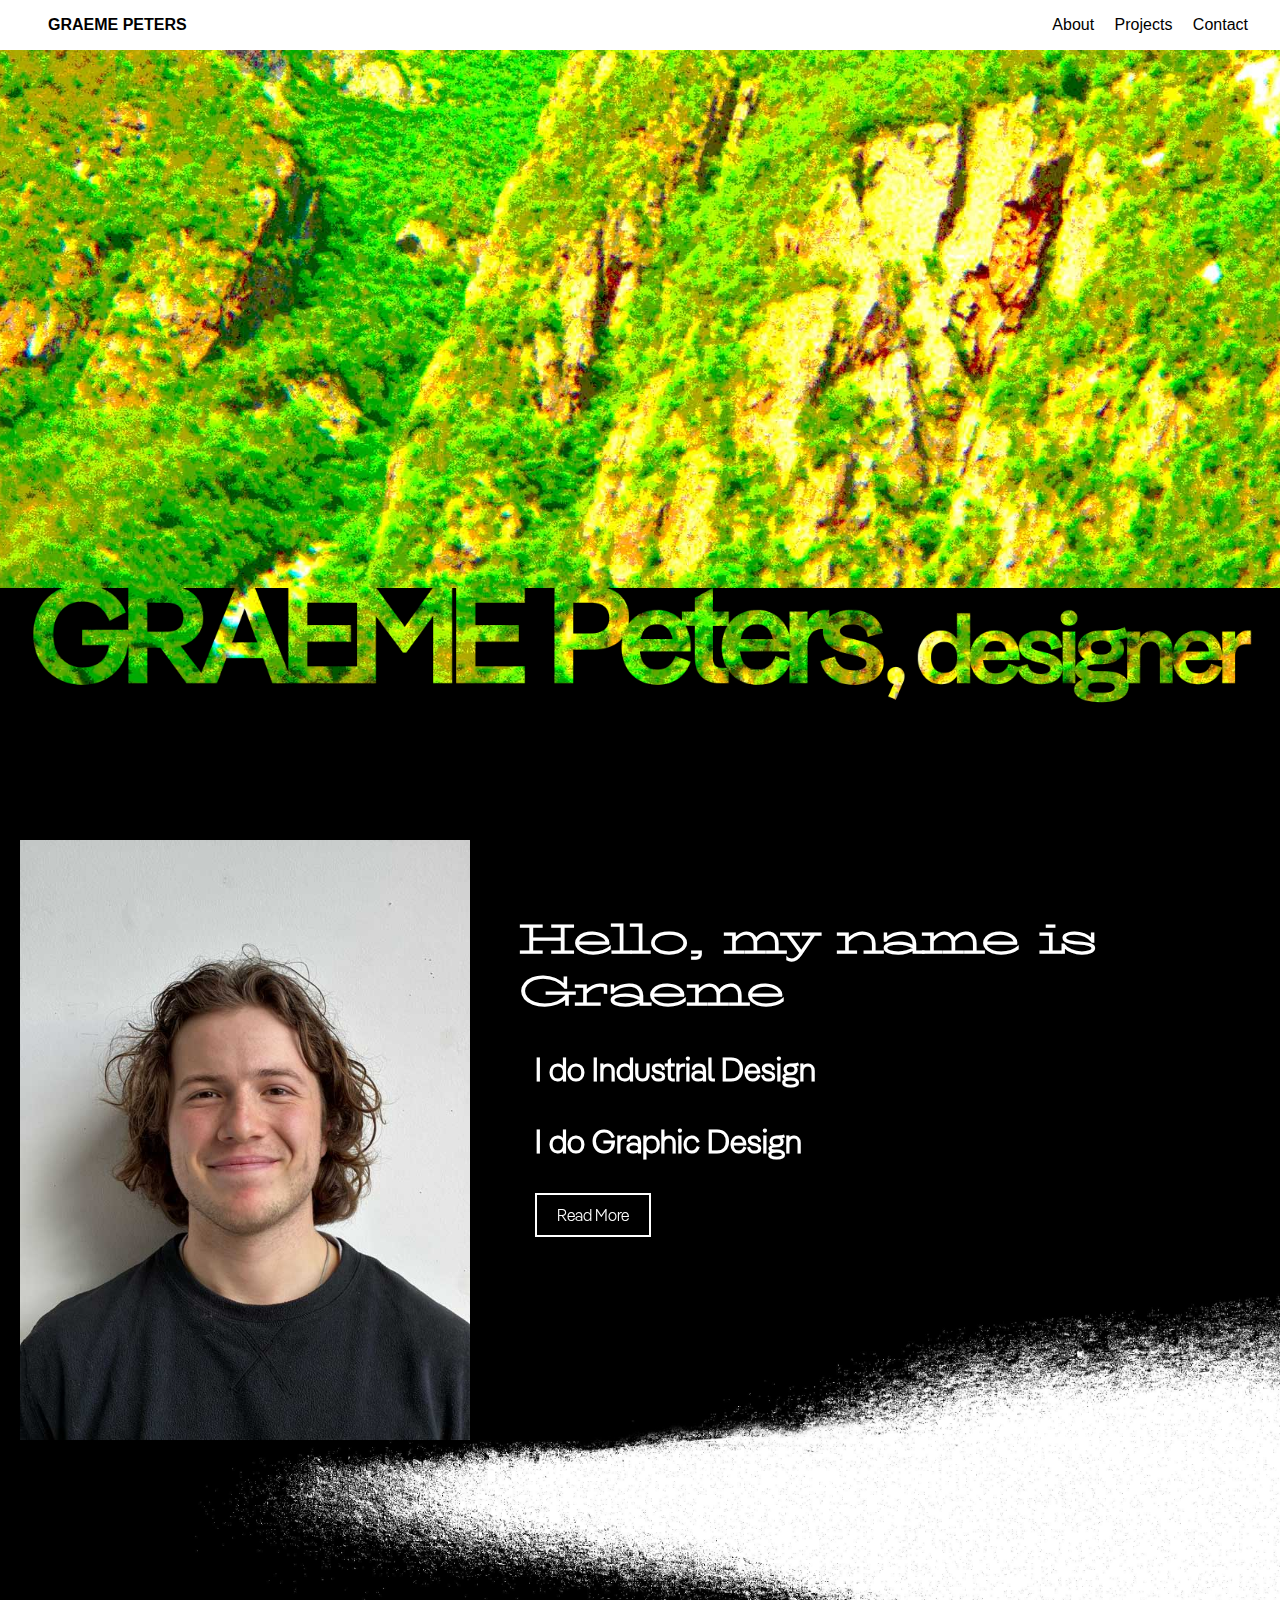
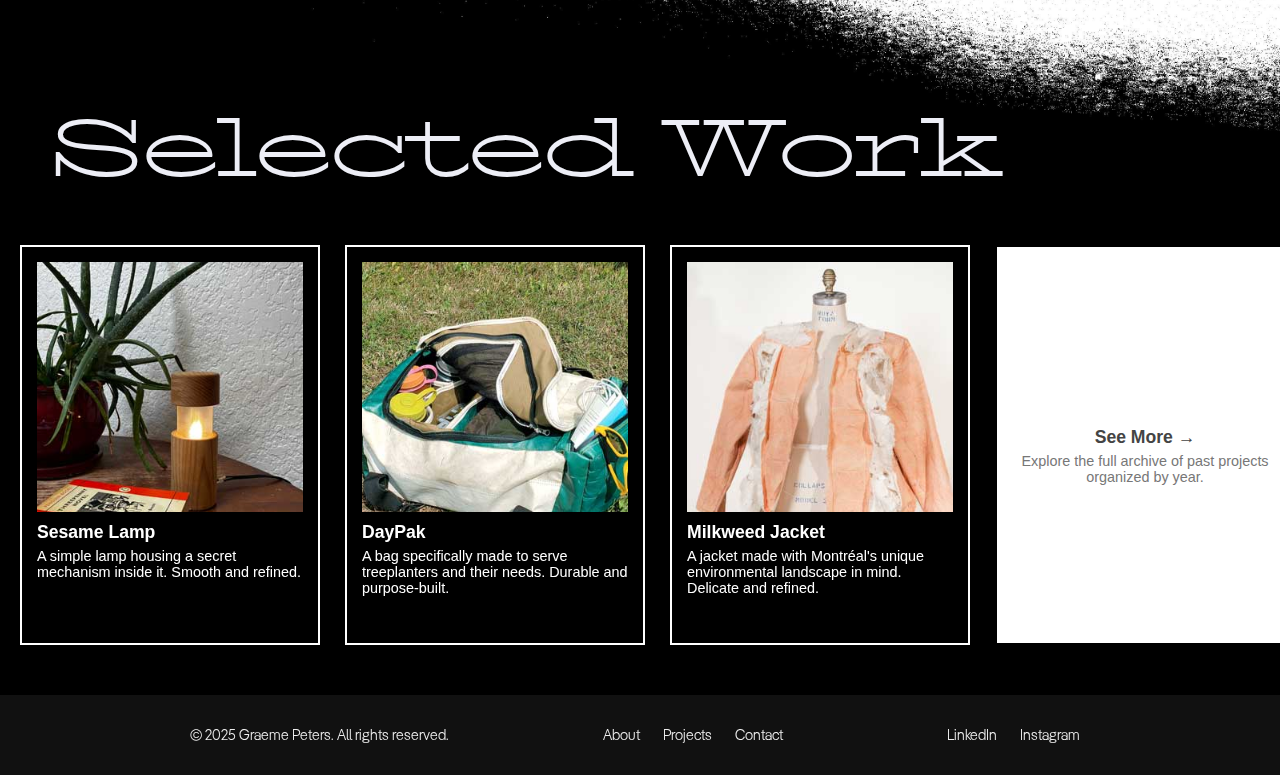
<file: My_Website/index.html>
<!DOCTYPE html>

<html>
<head>
    <title>Graeme Peters | Designer</title>
    <!--Tab Icon-->
    <link rel="icon" href="/Resources/Images/IconBorder.png" type="image/x-icon">
    <meta charset="utf-8" />
    <meta name="viewport" content="width=device-width, initial-scale=1.0">

    <!--My stylesheet-->
    <link rel="stylesheet" href="portfolio.css">

    <!-- Library script(s) -->
    <script src="js/libraries/p5.min.js"></script>

    <!--My script
    <script src="js/logo.js"></script>-->

</head>
<!-- -->

<body>
    <!--HEADER-->
    <header id="site-header">
        <div class="left">
            <a href="index.html">GRAEME PETERS</a>
        </div>
        <nav class="right">
            <a href="about.html">About</a>
            <a href="projects.html">Projects</a>
            <a href="contact.html">Contact</a>
        </nav>
    </header>

    <!--FIRST PIC + NAME-->
    <section id="landing">
        <img id="overlay-img" src="resources/photos/General/transparent_name.png" alt="graeme peters">
    </section>

    <!--BRIEF ABOUT ME-->
    <section id="brief-about">
        <img id="headshot" src="resources/photos/General/portrait.jpg" alt="headshot">
        <div id="about-text">
                <h2>Hello, my name is Graeme</h2>
                <div class="content-text">
                <h3>I do Industrial Design</h3>
                <h3>I do Graphic Design</h3>
                </div>
                <a class="more-about-button" href="about.html">Read More</a>
        </div>
    </section>
    

    <section id="mid-image">
        <img src="resources/photos/General/mid-image.jpg" alt="mid-image"></div>
        <div id="mid-text">Selected Work</div>
    </section>
    <!--SELECTED WORK-->
    <section id="selected-work">
            <div class="gallery-track">
            <!--PROJECT 1-->
            <a href="projects/sesameLamp.html" class="gallery-card">
                <div class="gallery-image">
                    <img src="resources/photos/Sesame-lamp/thumbnail.jpg" alt="Sesame Lamp">
                </div>
                <div class="gallery-title">Sesame Lamp</div>
                <div class="gallery-description">
                    A simple lamp housing a secret mechanism inside it. Smooth and refined.
                </div>
            </a>
            <!--PROJECT 2-->
            <a href="projects/dayPak.html" class="gallery-card">
                <div class="gallery-image">
                    <img src="resources/photos/Daypak/thumbnail.jpg" alt="Sesame Lamp">
                </div>
                <div class="gallery-title">DayPak</div>
                <div class="gallery-description">
                    A bag specifically made to serve treeplanters and their needs. Durable and purpose-built.
                </div>
            </a>
            <!--PROJECT 3-->
            <a href="projects/milkweedJacket.html" class="gallery-card">
                <div class="gallery-image">
                    <img src="resources/photos/Milkweed-jacket/thumbnail.jpg" alt="Sesame Lamp">
                </div>
                <div class="gallery-title">Milkweed Jacket</div>
                <div class="gallery-description">
                    A jacket made with Montréal's unique environmental landscape in mind. Delicate and refined.
                </div>
            </a>

            <!-- Sixth = “See more” -->
            <a href="projects.html" class="more-work-card">
            <div class="see-more-image"></div>
            <div class="gallery-title">See More →</div>
            <div class="gallery-description">
                Explore the full archive of past projects organized by year.
            </div>
            </a>
    </div>
</section>

<footer class="site-footer">
  <div class="footer-content">
    &copy; 2025 Graeme Peters. All rights reserved.
    <nav class="footer-nav">
      <a href="about.html">About</a>
      <a href="projects.html">Projects</a>
      <a href="contact.html">Contact</a>
    </nav>
    <div class="social-icons">
        <a href="https://www.linkedin.com/in/graeme-peters-428250339/" target="_blank">LinkedIn</a>
        <a href="https://www.instagram.com/graeme_rp/" target="_blank">Instagram</a>
    </div>
  </div>
</footer>


    <!--JAVASCRIPT-->
    <script>
        let lastScroll = 0;
        const header = document.getElementById('site-header');

        window.addEventListener('scroll', () => {
            const currentScroll = window.pageYOffset;
            if (currentScroll > lastScroll) {
            header.style.top = '-100px'; // hides header
            } else {
            header.style.top = '0'; // shows header
            }
            lastScroll = currentScroll;
        });


        const nextBtn = document.querySelector('.next-button');
        const track = document.querySelector('.gallery-track');

        nextBtn.addEventListener('click', () => {
            track.scrollBy({ left: track.clientWidth, behavior: 'smooth' });
        });

    </script>

</body>
</html>
</file>
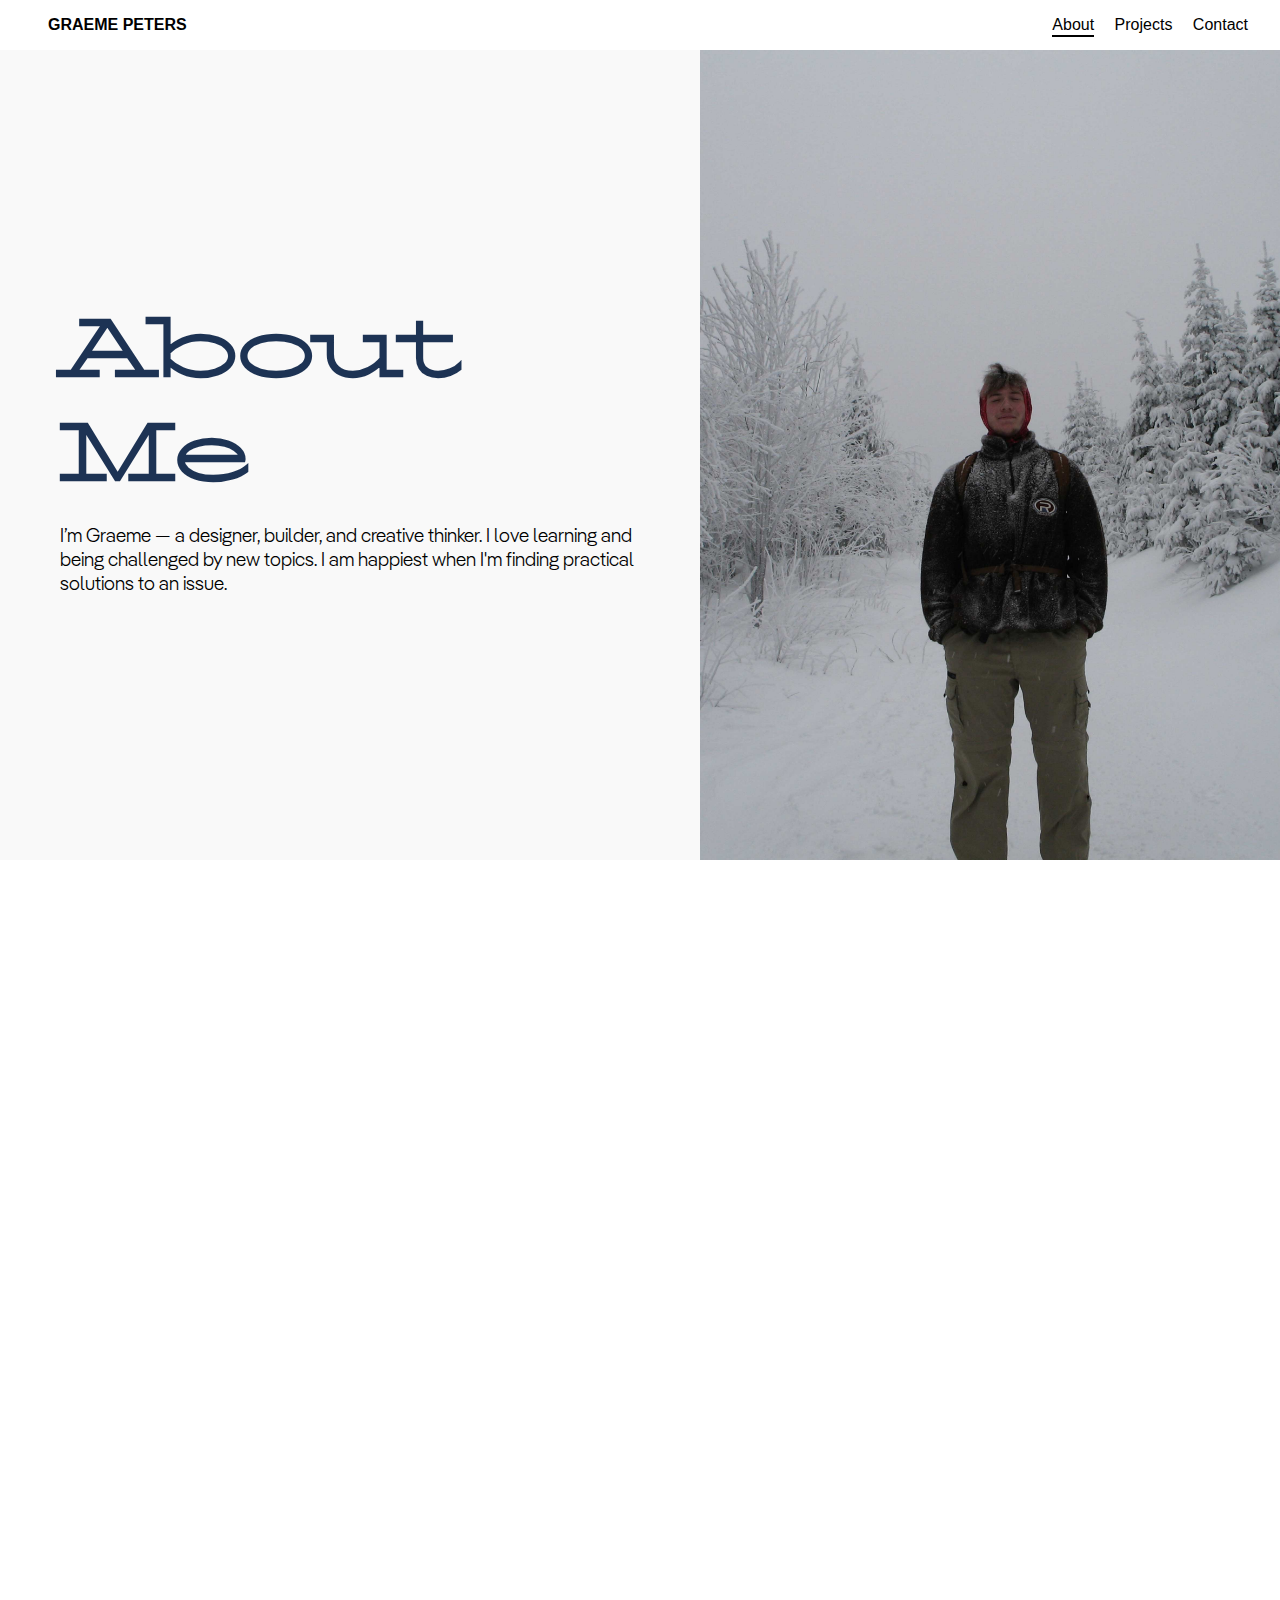
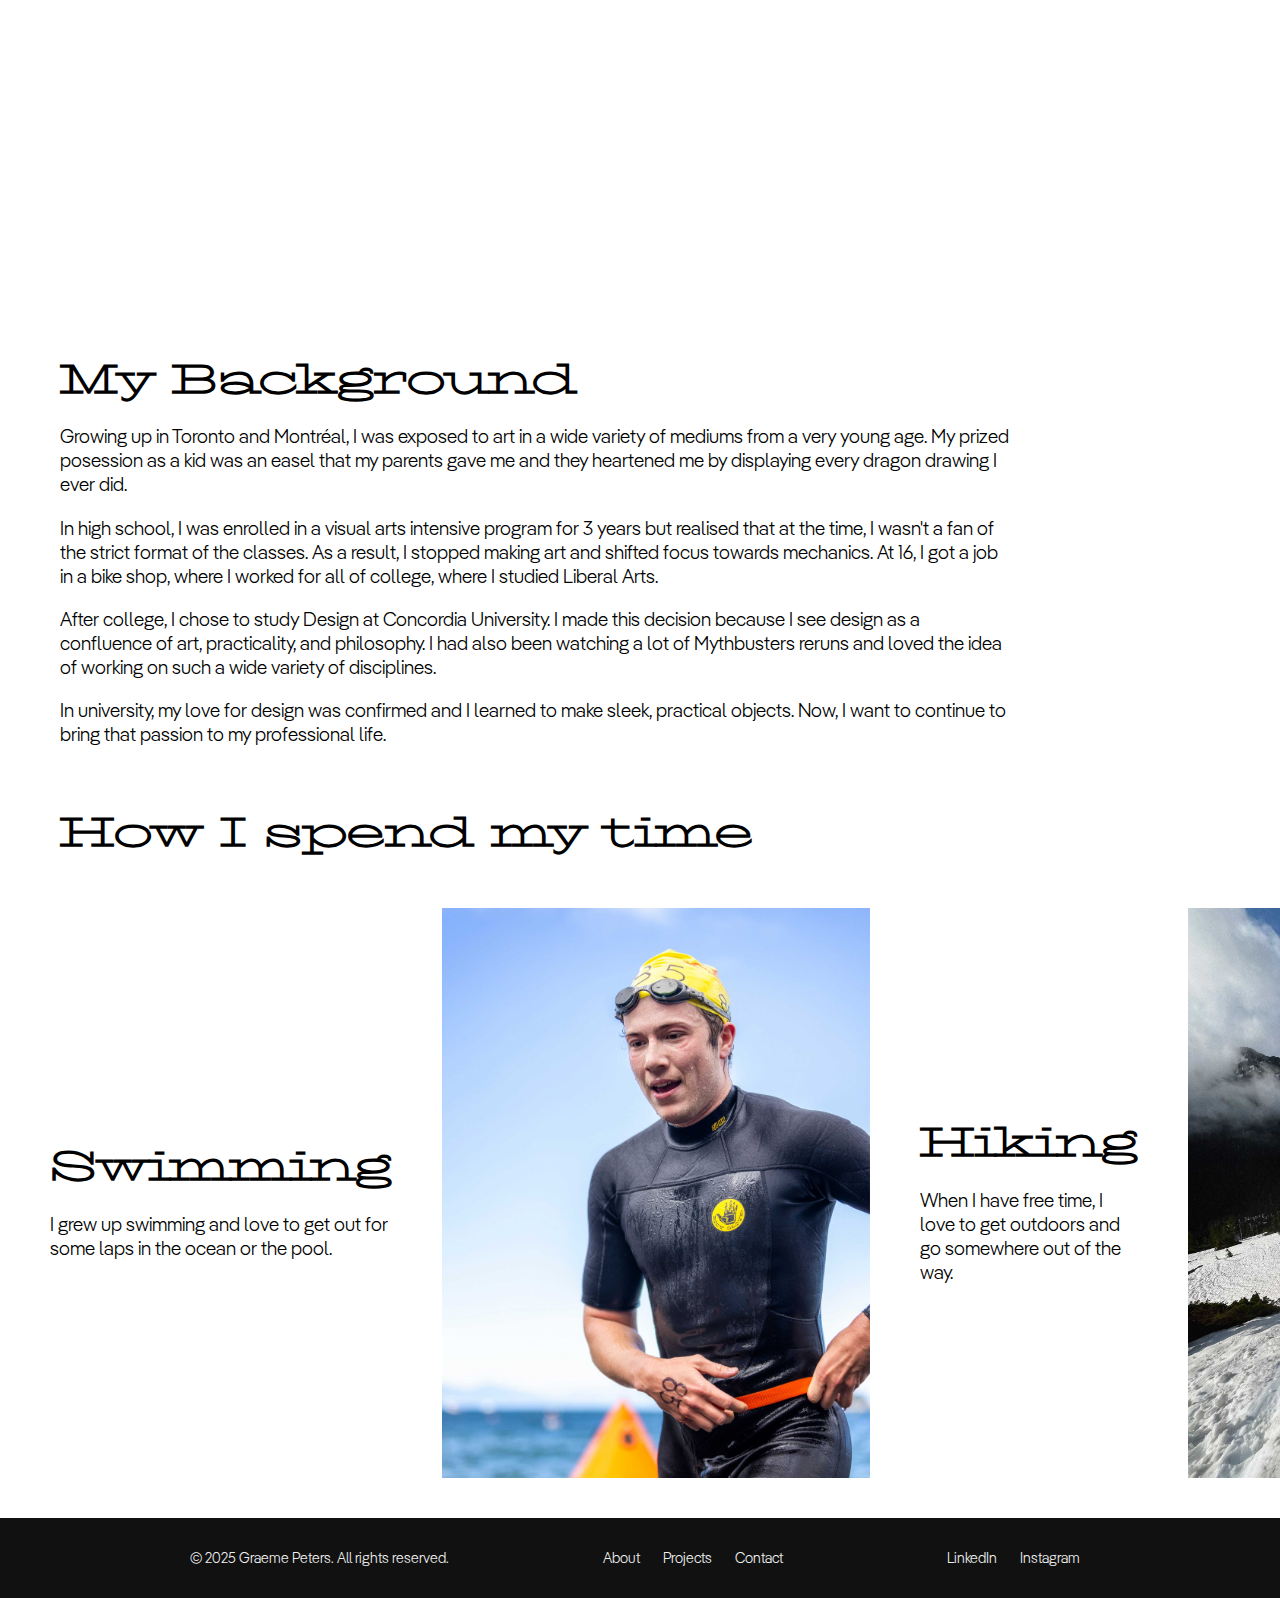
<file: My_Website/about.html>
<!DOCTYPE html>

<html>
<head>
    <title>Graeme Peters | About</title>
    <!--Tab Icon-->
    <link rel="icon" href="/Resources/Images/IconBorder.png" type="image/x-icon">
    <meta charset="utf-8" />
    <meta name="viewport" content="width=device-width, initial-scale=1.0">

    <!--My stylesheet-->
    <link rel="stylesheet" href="portfolio.css">

    <!-- Library script(s) -->
    <script src="js/libraries/p5.min.js"></script>

</head>
<!-- -->

<body>
    <!--HEADER-->
    <header id="site-header">
        <div class="left">
            <a href="index.html">GRAEME PETERS</a>
        </div>
        <nav class="right">
            <a href="about.html" class="active-page">About</a>
            <a href="projects.html">Projects</a>
            <a href="contact.html">Contact</a>
        </nav>
    </header>

    <section class="spacing">
    </section>

    <!-- 
    <section class="about-1">
        <div id="a1">
            <h1>About Me</h1>
            <p>Ever since I was just a wee lad, I've loved working with my hands.</p>
            <p>I am a Graphic and Industrial Designer with a Bachelor's degree from Concordia University. 
            I enjoy activities that let me spend time outdoors doing work with my hands. 
            I strive to always bring a positive, open-minded attitude to any and all projects 
            that I participate in. In my personal life, I like to practice a variety of sports 
            and organise multi-day nature outings. Professionally, I like to be stimulated by 
            what I do and enjoy learning about new topics to come up with solutions to problems.</p>
        </div>
        <div id="a1-img">
            <img src="resources/photos/welding.jpg" alt="welding"></img>
        </div>
    </section>
    -->

    <div class="page-wrapper">
        <section class="a1">
            <div class="a1-text">
            <h1>About Me</h1>
            <p>
                I’m Graeme — a designer, builder, and creative thinker. I love learning and being challenged by new topics. I am happiest when I'm finding practical solutions to an issue.
            </p>
            </div>
            <div class="a1-img-stack">
            <img src="resources/photos/General/about1.jpg" class="a1-img active" alt="First image" />
            <img src="resources/photos/General/about2.jpg" class="a1-img" alt="Second image" />
            <img src="resources/photos/General/about3.jpg" class="a1-img" alt="Third image" />
            </div>
        </section>

        <section class="a1-buffer"></section>
        <section class="a2">
            <div class="a2-text">
            <h2>My Background</h2>
            <p>Growing up in Toronto and Montréal, I was exposed to art in a wide variety of mediums from a very young age. My prized posession as a kid was an easel that my parents gave me and they heartened me by displaying every dragon drawing I ever did.</p>
            <p>In high school, I was enrolled in a visual arts intensive program for 3 years but realised that at the time, I wasn't a fan of the strict format of the classes. As a result, I stopped making art and shifted focus towards mechanics. At 16, I got a job in a bike shop, where I worked for all of college, where I studied Liberal Arts.</p> 
            <p>After college, I chose to study Design at Concordia University. I made this decision because I see design as a confluence of art, practicality, and philosophy. I had also been watching a lot of Mythbusters reruns and loved the idea of working on such a wide variety of disciplines.</p>
            <p>In university, my love for design was confirmed and I learned to make sleek, practical objects. Now, I want to continue to bring that passion to my professional life.</p>
            </div>

            <h2 style="margin-top: 60px;">How I spend my time</h2>
        </section>


        <section class="a3-gallery-scroll">
            <div class="a3-scroll-container">
            <section class="a3-gallery">
            <div class="description-box">
                <h2 id="desc-title">Swimming</h2>
                <p id="desc-text">I grew up swimming and love to get out for some laps in the ocean or the pool.</p>
            </div>

            <div class="image-box">
                <img src="resources/photos/General/swimming.jpg" class="a3-gallery" alt="Gallery Image">
            </div>

            <div class="description-box">
                <h2 id="desc-title">Hiking</h2>
                <p id="desc-text">When I have free time, I love to get outdoors and go somewhere out of the way.</p>
            </div>

            <div class="image-box">
                <img src="resources/photos/General/sliding.jpg" class="a3-gallery" alt="Gallery Image">
            </div>

            <div class="description-box">
                <h2 id="desc-title">Cycling</h2>
                <p id="desc-text">Rain or shine (or snow), my preferred way to get around the city is on two wheels.</p>
            </div>

            <div class="image-box">
                <img src="resources/photos/General/biking.JPG" class="a3-gallery" alt="Gallery Image">
            </div>
                </section>
            </div>
        </section>
    </div>

<footer class="site-footer">
  <div class="footer-content">
    &copy; 2025 Graeme Peters. All rights reserved.
    <nav class="footer-nav">
      <a href="about.html">About</a>
      <a href="projects.html">Projects</a>
      <a href="contact.html">Contact</a>
    </nav>
    <div class="social-icons">
        <a href="https://www.linkedin.com/in/graeme-peters-428250339/" target="_blank">LinkedIn</a>
        <a href="https://www.instagram.com/graeme_rp/" target="_blank">Instagram</a>
    </div>
  </div>
</footer>

    <!--JAVASCRIPT-->
    <script>
        // HEADER SCROLL
        let lastScroll = 0;
        const header = document.getElementById('site-header');

        // IMAGE SCROLL
        const landingImages = document.querySelectorAll('.a1-img');
        const triggerOffset = document.querySelector('.a1').offsetTop;

        window.addEventListener('scroll', () => {
            const currentScroll = window.pageYOffset;

        // Header scroll logic
        if (currentScroll > lastScroll) {
            header.style.top = '-100px'; // hides header
        } else {
            header.style.top = '0'; // shows header
        }
        lastScroll = currentScroll;

        // Image fade logic
        function activateImage(index) {
            landingImages.forEach((img, i) => {
            img.style.opacity = i === index ? '1' : '0';
            img.style.transition = 'opacity 0.8s ease';
        });
        }

        if (currentScroll >= triggerOffset && currentScroll < triggerOffset + 50) {
        activateImage(0);
        } else if (currentScroll >= triggerOffset + 100 && currentScroll < triggerOffset + 630) {
        activateImage(1);
        } else if (currentScroll >= triggerOffset + 430 && currentScroll < triggerOffset + 810) {
        activateImage(2);
        }

        });
    </script>



</body>
</html>
</file>
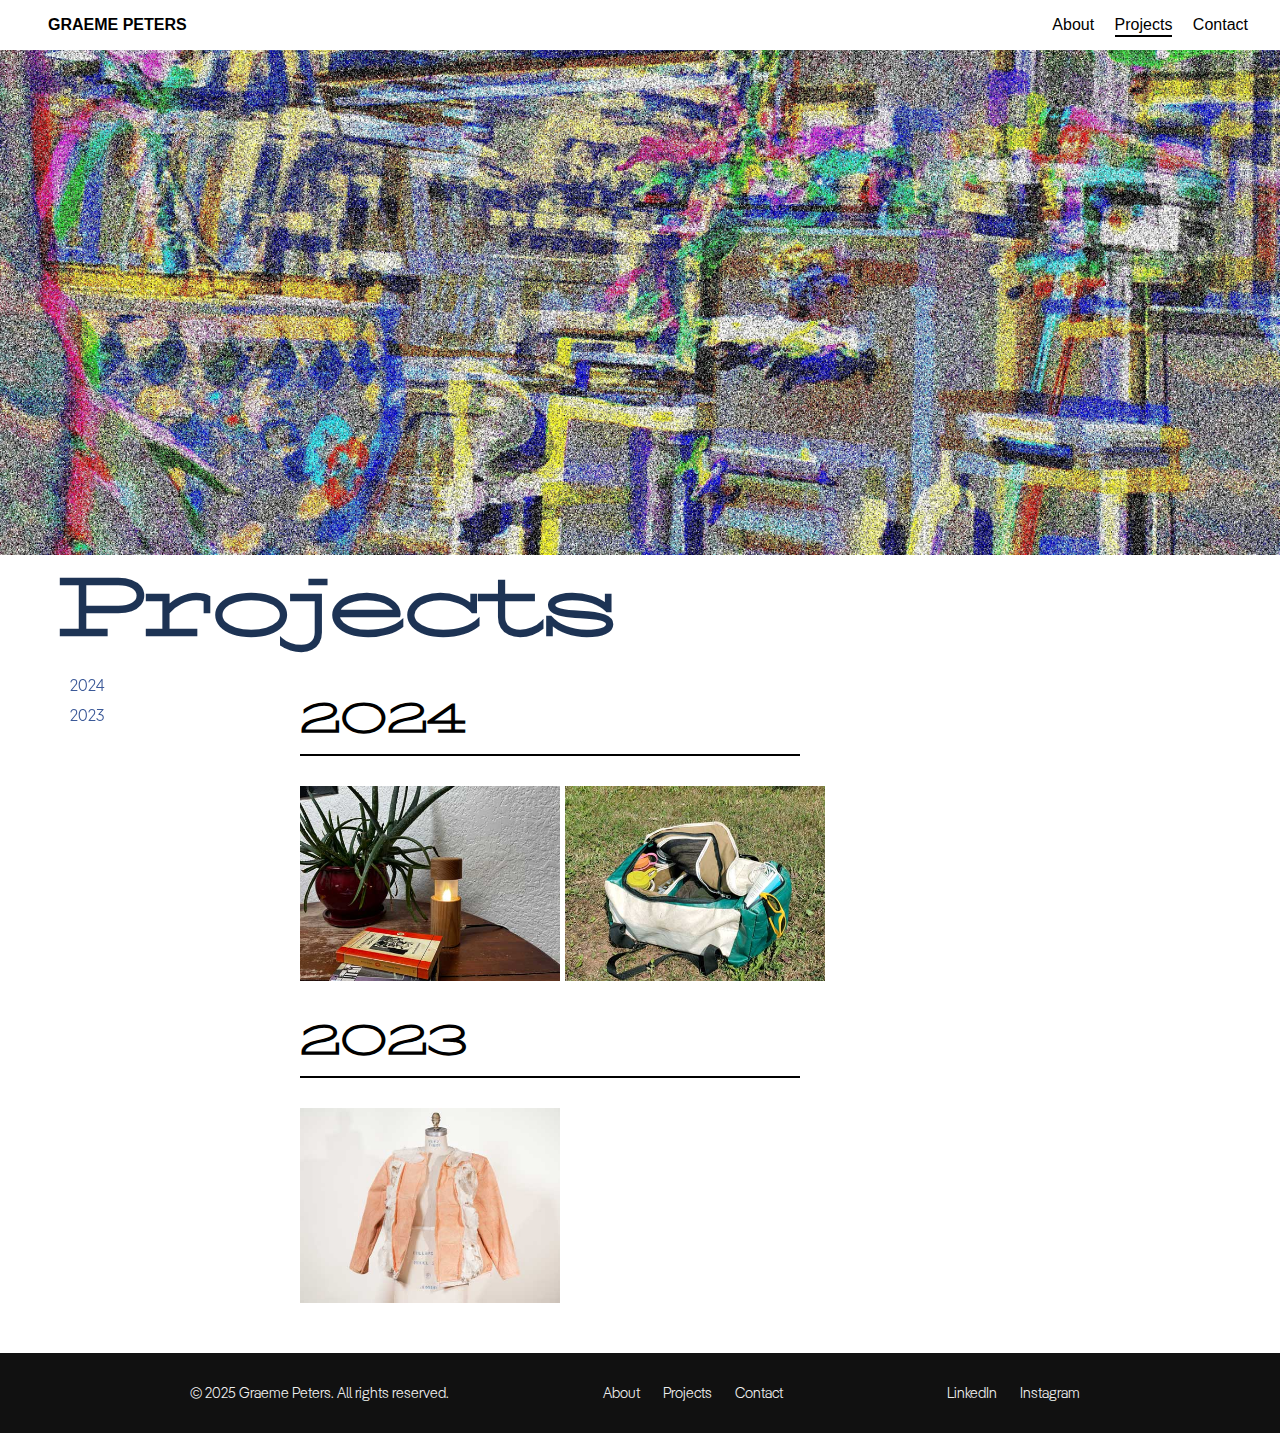
<file: My_Website/projects.html>
<!DOCTYPE html>

<html>
<head>
    <title>Graeme Peters | Projects</title>
    <!--Tab Icon-->
    <link rel="icon" href="/Resources/Images/IconBorder.png" type="image/x-icon">
    <meta charset="utf-8" />
    <meta name="viewport" content="width=device-width, initial-scale=1.0">

    <!--My stylesheet-->
    <link rel="stylesheet" href="portfolio.css">

    <!-- Library script(s) -->
    <script src="js/libraries/p5.min.js"></script>
</head>
<!-- -->

<body>
  <!--HEADER-->
  <header id="site-header">
      <div class="left">
          <a href="index.html">GRAEME PETERS</a>
      </div>
      <nav class="right">
          <a href="about.html">About</a>
          <a href="projects.html" class="active-page">Projects</a>
          <a href="contact.html">Contact</a>
      </nav>
  </header>

  <!--HERO PIC-->
  <section class="hero-section">
    <img src="resources/photos/General/woodshop-weird.jpg" alt="Hero image of portfolio projects" />
  </section>

  <!--TITLE-->
  <section class="page-title">
    <h1>Projects</h1>
  </section>

  <!--CONTAINER FOR LAYOUT-->
  <section class="page-layout">
    <!--INDEX SECTION-->
    <section class="section-index">
      <ul>
        <li data-target="2024-projects">2024</li>
        <li data-target="2023-projects">2023</li>
      </ul>
    </section>

    <!--YEARS-->
    <section class="project-section">
      <!--2024-->
      <div id="2024-projects">
        <h2>2024</h2>
        <hr class="section-line" />

        <div class="project-gallery">
          <a href="../projects/sesameLamp.html">
            <img src="resources/photos/Sesame-lamp/thumbnail.jpg" alt="Sesame Lamp" />
          </a>
          <a href="../projects/dayPak.html">
            <img src="resources/photos/Daypak/thumbnail.jpg" alt="DayPak" />
          </a>
        </div>
      </div>
      <!--2023-->
      <div id="2023-projects">
        <h2>2023</h2>
        <hr class="section-line" />

          <div class="project-gallery">
          <a href="../projects/milkweedJacket.html">
            <img src="resources/photos/Milkweed-jacket/thumbnail.jpg" alt="Milkweed Jacket" />
          </a>
        </div>
      </div>
    </section>
  </section>

  <section class="spacing">
    </section>
<footer class="site-footer">
  <div class="footer-content">
    &copy; 2025 Graeme Peters. All rights reserved.
    <nav class="footer-nav">
      <a href="about.html">About</a>
      <a href="projects.html">Projects</a>
      <a href="contact.html">Contact</a>
    </nav>
    <div class="social-icons">
        <a href="https://www.linkedin.com/in/graeme-peters-428250339/" target="_blank">LinkedIn</a>
        <a href="https://www.instagram.com/graeme_rp/" target="_blank">Instagram</a>
    </div>
  </div>
</footer>


  <!--JAVASCRIPT-->
  <script>
    //HEADER SCROLL
      let lastScroll = 0;
      const header = document.getElementById('site-header');

      window.addEventListener('scroll', () => {
          const currentScroll = window.pageYOffset;
          if (currentScroll > lastScroll) {
          header.style.top = '-100px'; // hides header
          } else {
          header.style.top = '0'; // shows header
          }
          lastScroll = currentScroll;
      });

    //INDEX HIGHLIGHTING
      const targets = document.querySelectorAll('.project-section > div');
      const navItems = document.querySelectorAll('.section-index li');

      const observer = new IntersectionObserver(
        (entries) => {
          entries.forEach((entry) => {
            if (entry.isIntersecting) {
              const currentId = entry.target.id;
              navItems.forEach((item) => {
                item.classList.remove('active');
                if (item.dataset.target === currentId) {
                  item.classList.add('active');
                }
              });
            }
          });
        },
        {
          threshold: 0.8, // Adjust this to fine-tune when the section is considered "active"
        }
      );

      targets.forEach((target) => observer.observe(target));

  </script>
</body>
</html>
</file>
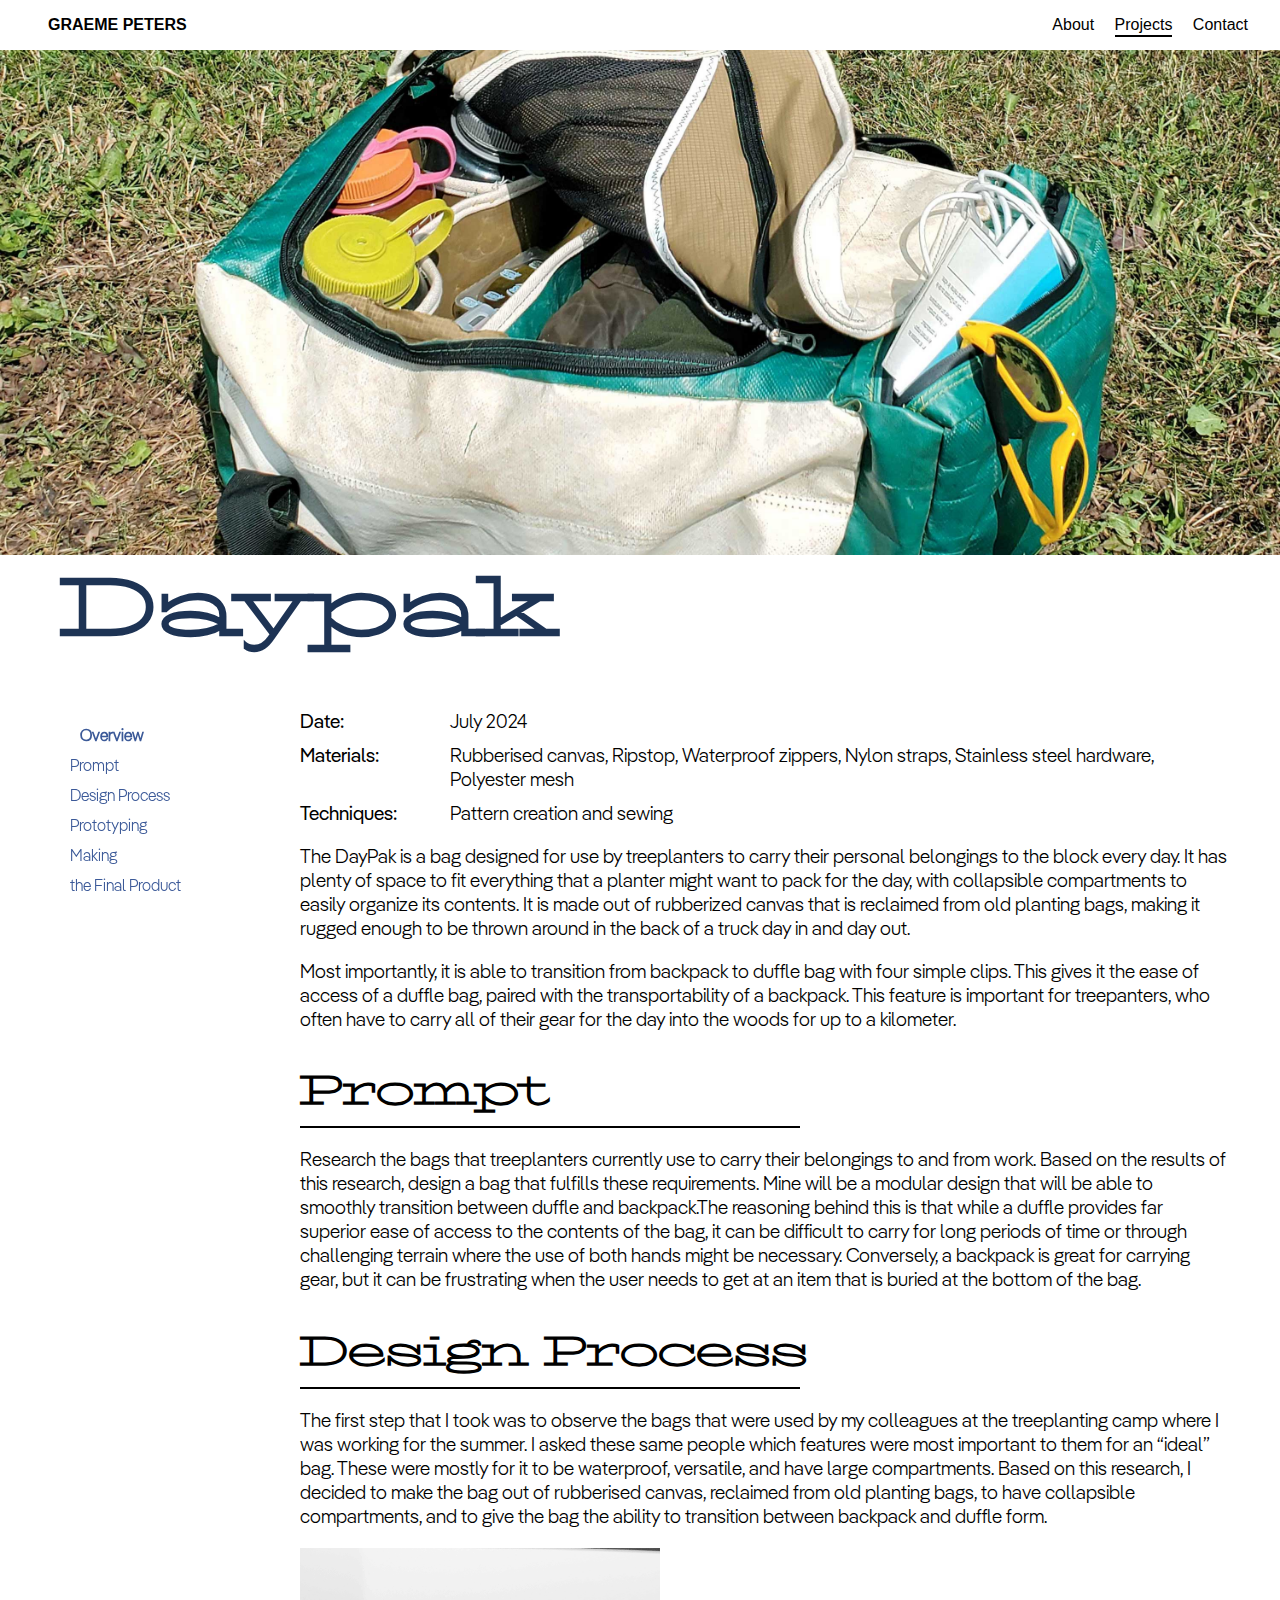
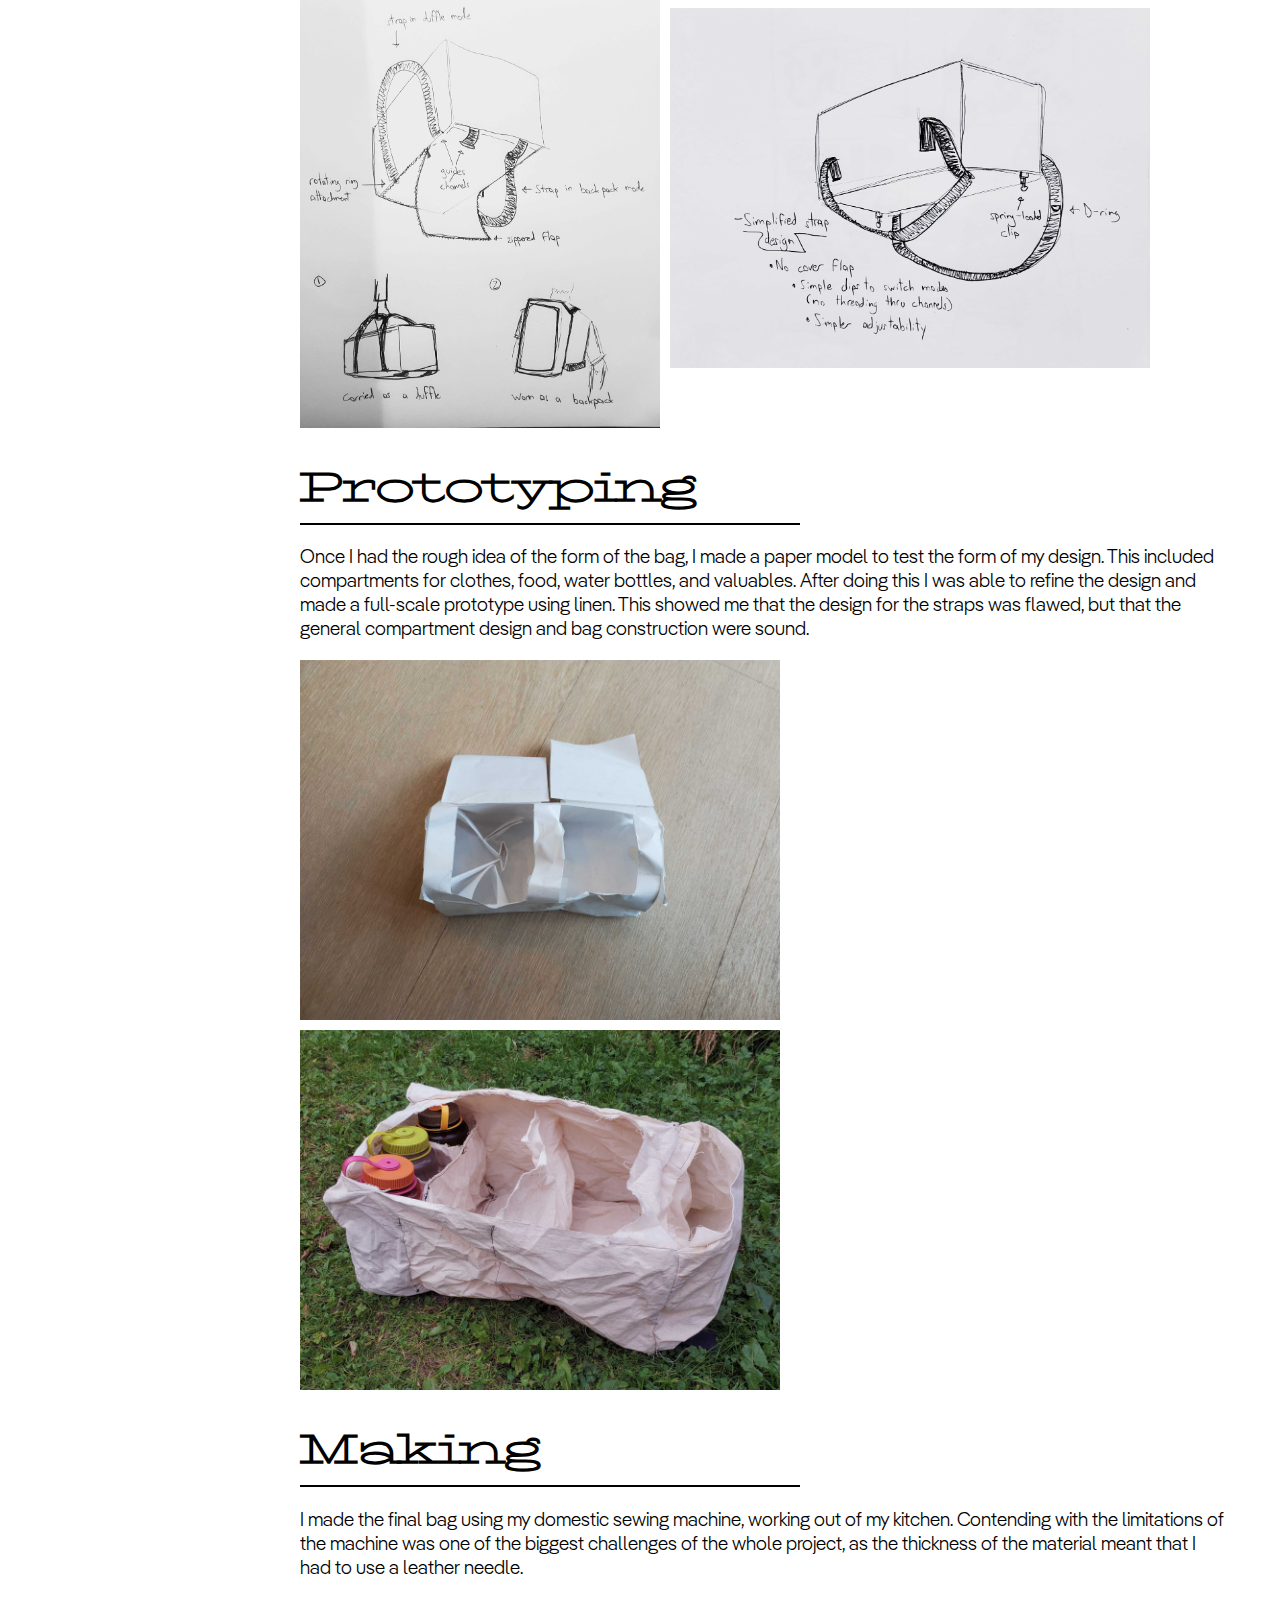
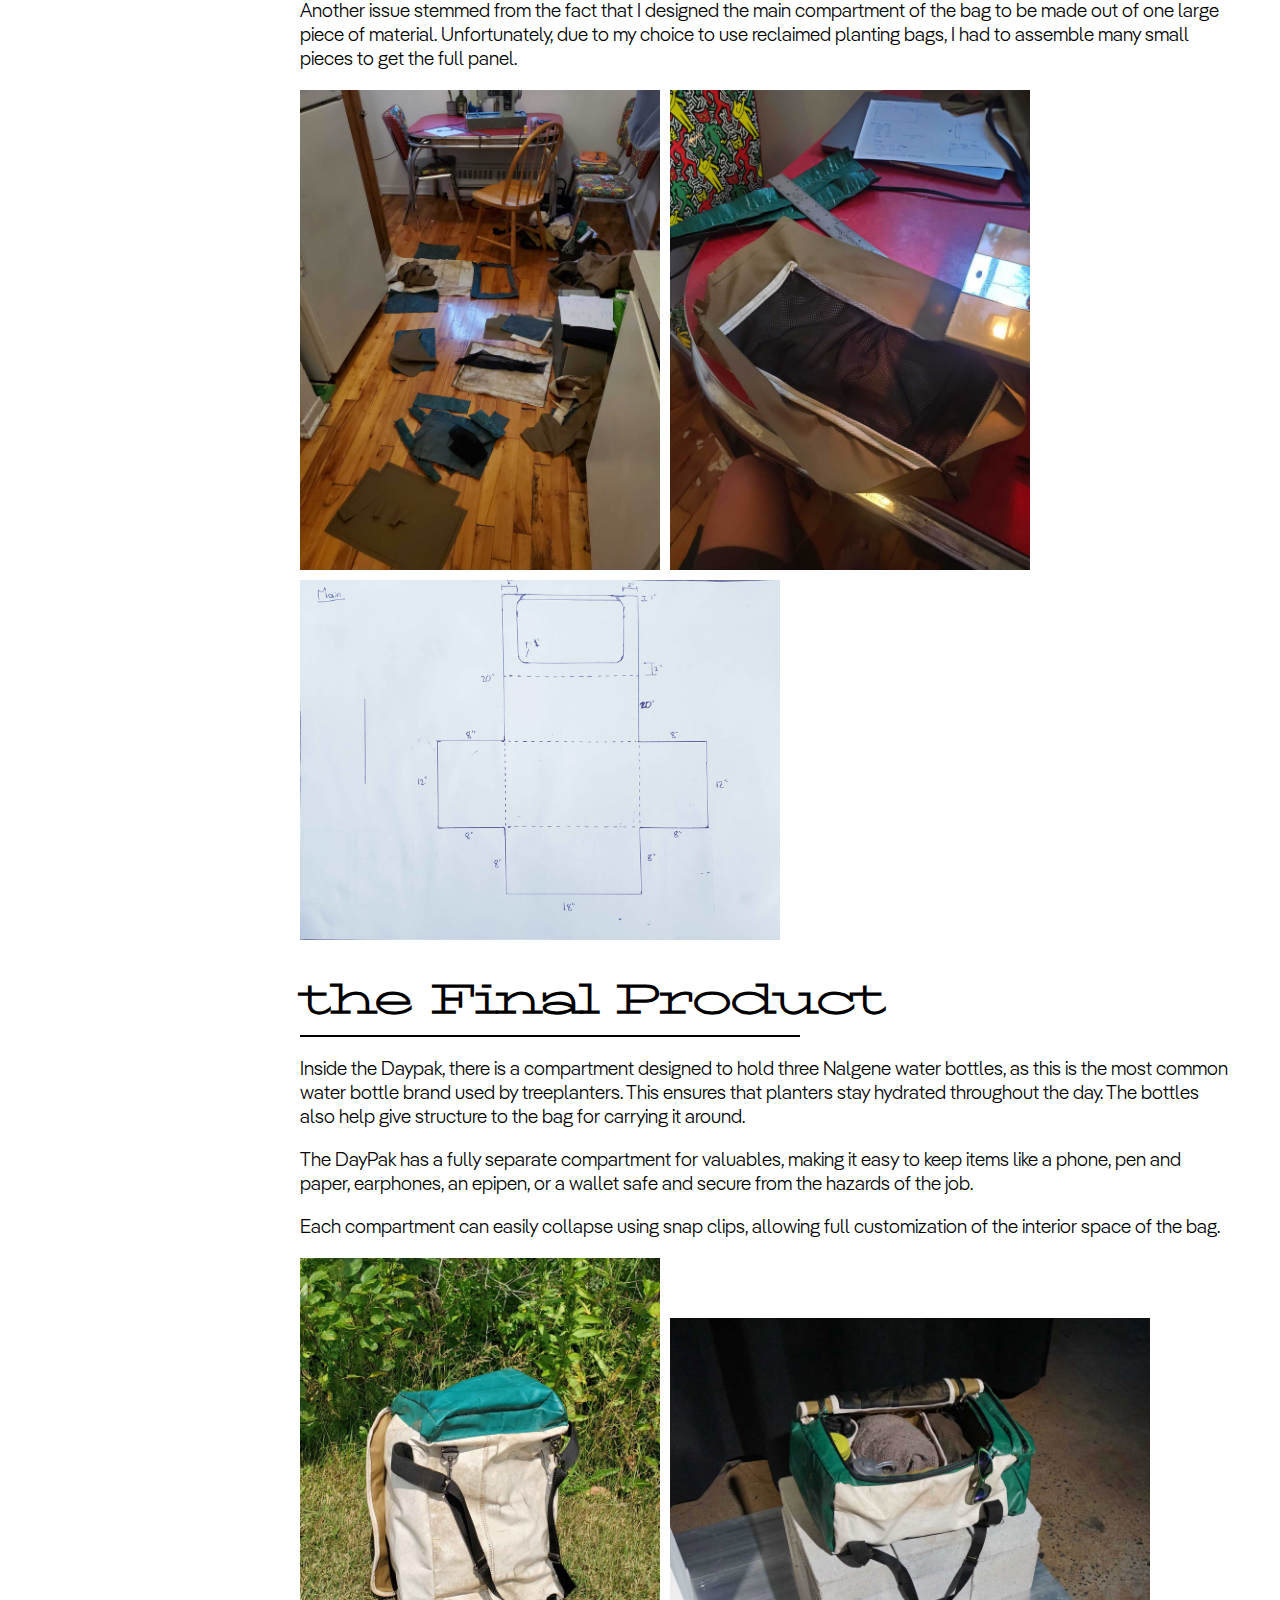
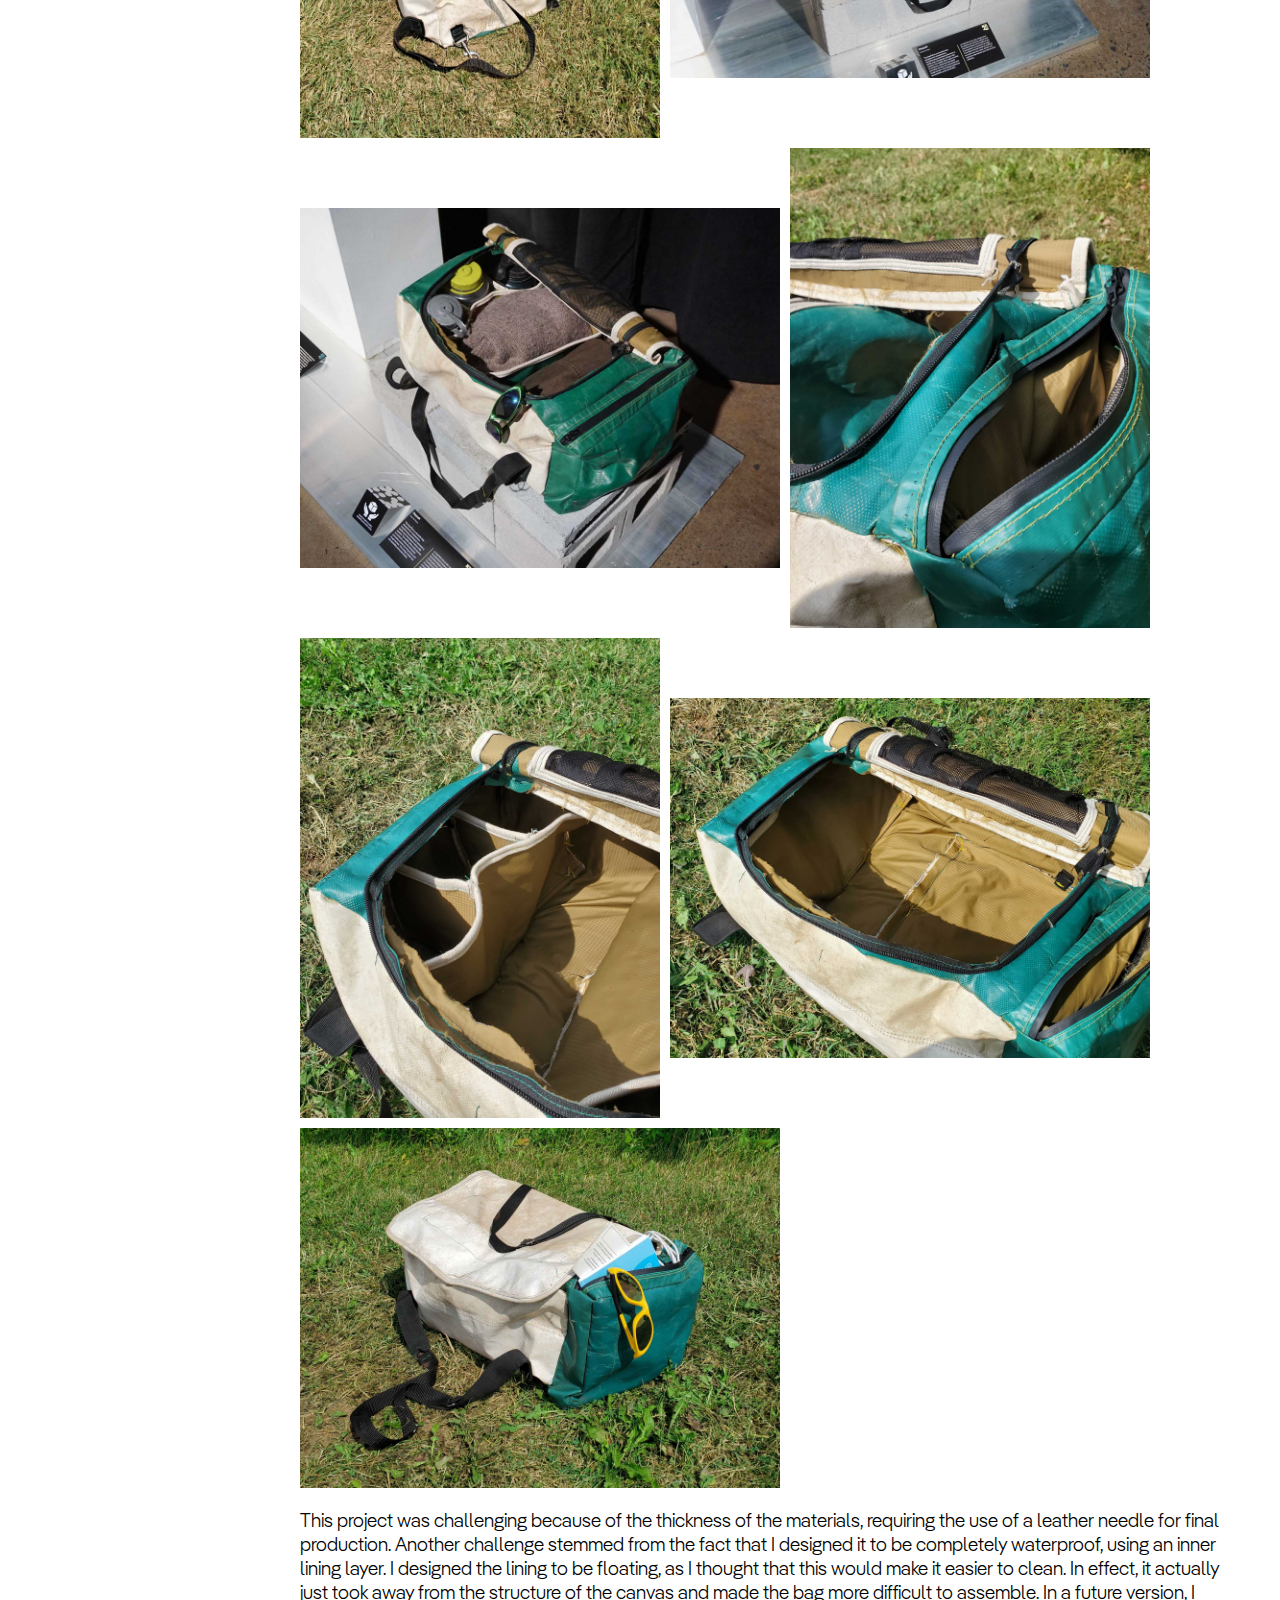
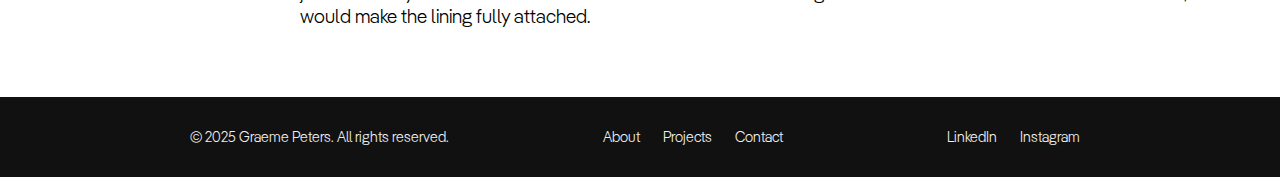
<file: My_Website/projects/dayPak.html>
<!DOCTYPE html>

<html>
<head>
    <title>Graeme Peters | Daypak</title>
    <!--Tab Icon-->
    <link rel="icon" href="/Resources/Images/IconBorder.png" type="image/x-icon">
    <meta charset="utf-8" />
    <meta name="viewport" content="width=device-width, initial-scale=1.0">

    <!--My stylesheet-->
    <link rel="stylesheet" href="../portfolio.css">

    <!-- Library script(s) -->
    <script src="../js/libraries/p5.min.js"></script>

    <!--My script-->

</head>
<!-- -->

<body>
    <!--HEADER-->
    <header id="site-header">
        <div class="left">
            <a href="../index.html">GRAEME PETERS</a>
        </div>
        <nav class="right">
            <a href="../about.html">About</a>
            <a href="../projects.html" class="active-page">Projects</a>
            <a href="../contact.html">Contact</a>
        </nav>
    </header>

    <!--HERO PIC-->
    <section class="hero-section">
        <img src="../resources/photos/Daypak/HI.jpg" alt="Hero image of portfolio projects" />
    </section>

    <!--TITLE-->
    <section class="page-title">
        <h1>Daypak</h1>
    </section>
    <section class="spacing">
    </section>

    <!--CONTAINER FOR LAYOUT-->
    <section class="page-layout">
        <!--INDEX SECTION-->
        <section class="section-index">
        <ul>
            <li data-target="overview">Overview</li>
            <li data-target="prompt">Prompt</li>
            <li data-target="design-process">Design Process</li>
            <li data-target="prototyping">Prototyping</li>
            <li data-target="making">Making</li>
            <li data-target="final">the Final Product</li>
        </ul>
        </section>

        <!--PROJECT-->
        <section class="project-section">
        <!--Overview-->
        <div id="overview">
            <div class="project-info">
                <div class="project-label">Date:</div>
                <div class="project-content">July 2024</div>
            </div>
            <div class="project-info">
                <div class="project-label">Materials:</div>
                <div class="project-content">Rubberised canvas, Ripstop, Waterproof zippers, Nylon straps, Stainless steel hardware, Polyester mesh</div>
            </div>
            <div class="project-info">
                <div class="project-label">Techniques:</div>
                <div class="project-content">Pattern creation and sewing</div>
            </div>
            <div>
                <p>The DayPak is a bag designed for use by treeplanters to carry their personal belongings to the block every day. It has plenty of space to fit everything that a planter might want to pack for the day, with collapsible compartments to easily organize its contents. It is made out of rubberized canvas that is reclaimed from old planting bags, making it rugged enough to be thrown around in the back of a truck day in and day out.</p>
                <p>Most importantly, it is able to transition from backpack to duffle bag with four simple clips. This gives it the ease of access of a duffle bag, paired with the transportability of a backpack. This feature is important for treepanters, who often have to carry all of their gear for the day into the woods for up to a kilometer.</p>
            </div>
        </div>
        <!--Prompt-->
        <div id="prompt">
            <h2>Prompt</h2>
            <hr class="section-line" />
                <p>Research the bags that treeplanters currently use to carry their belongings to and from work. Based on the results of this research, design a bag that fulfills these requirements. Mine will be a modular design that will be able to smoothly transition between duffle and backpack.The reasoning behind this is that while a duffle provides far superior ease of access to the contents of the bag, it can be difficult to carry for long periods of time or through challenging terrain where the use of both hands might be necessary. Conversely, a backpack is great for carrying gear, but it can be frustrating when the user needs to get at an item that is buried at the bottom of the bag.
                </p>
        </div>
        <!--Design process-->
        <div id="design-process">
            <h2>Design Process</h2>
            <hr class="section-line" />
                <p>The first step that I took was to observe the bags that were used by my colleagues at the treeplanting camp where I was working for the summer. I asked these same people which features were most important to them for an “ideal” bag. These were mostly for it to be waterproof, versatile, and have large compartments. Based on this research, I decided to make the bag out of rubberised canvas, reclaimed from old planting bags, to have collapsible compartments, and to give the bag the ability to transition between backpack and duffle form.
                </p>
                <div class="image-gallery">
                    <img src="../resources/photos/Daypak/DP1.jpg" alt="Making 1" class="image-portrait">
                    <img src="../resources/photos/Daypak/DP2.jpg" alt="Making 1" class="image-landscape">
                </div>
        </div>     
        <!--Prototyping-->
        <div id="prototyping">
            <h2>Prototyping</h2>
            <hr class="section-line" />
            <p>Once I had the rough idea of the form of the bag, I made a paper model to test the form of my design. This included compartments for clothes, food, water bottles, and valuables. After doing this I was able to refine the design and made a full-scale prototype using linen. This showed me that the design for the straps was flawed, but that the general compartment design and bag construction were sound.
            </p>
            <div class="image-gallery">
                <img src="../resources/photos/Daypak/P1.jpg" alt="Making 1" class="image-landscape">
                <img src="../resources/photos/Daypak/P2.jpg" alt="Making 1" class="image-landscape">
            </div>
        </div>
        <!--making-->
        <div id="making">
            <h2>Making</h2>
            <hr class="section-line" />
            <p>I made the final bag using my domestic sewing machine, working out of my kitchen. Contending with the limitations of the machine was one of the biggest challenges of the whole project, as the thickness of the material meant that I had to use a leather needle.</p>
            <p>Another issue stemmed from the fact that I designed the main compartment of the bag to be made out of one large piece of material. Unfortunately, due to my choice to use reclaimed planting bags, I had to assemble many small pieces to get the full panel.</p>
                <div class="image-gallery">
                    <img src="../resources/photos/Daypak/M2.jpg" alt="Making 1" class="image-portrait">
                    <img src="../resources/photos/Daypak/M3.jpg" alt="Making 1" class="image-portrait">
                    <img src="../resources/photos/Daypak/M1.jpg" alt="Making 1" class="image-landscape">
                </div>
        </div>

        <!--Visualise it!-->
        <div id="final">
            <h2>the Final Product</h2>
            <hr class="section-line" />
                <p>Inside the Daypak, there is a compartment designed to hold three Nalgene water bottles, as this is the most common water bottle brand used by treeplanters. This ensures that planters stay hydrated throughout the day. The bottles also help give structure to the bag for carrying it around.</p>
                <p>The DayPak has a fully separate compartment for valuables, making it easy to keep items like a phone, pen and paper, earphones, an epipen, or a wallet safe and secure from the hazards of the job.</p>
                <p>Each compartment can easily collapse using snap clips, allowing full customization of the interior space of the bag.</p>

                <div class="image-gallery">
                    <img src="../resources/photos/Daypak/F3.jpg" alt="Making 1" class="image-portrait">
                    <img src="../resources/photos/Daypak/F1.jpg" alt="Making 1" class="image-landscape">
                    <img src="../resources/photos/Daypak/F2.jpg" alt="Making 1" class="image-landscape">
                    <img src="../resources/photos/Daypak/F5.jpg" alt="Making 1" class="image-portrait">
                    <img src="../resources/photos/Daypak/F6.jpg" alt="Making 1" class="image-portrait">
                    <img src="../resources/photos/Daypak/F4.jpg" alt="Making 1" class="image-landscape">
                    <img src="../resources/photos/Daypak/F7.jpg" alt="Making 1" class="image-landscape">
                </div>
                <p>This project was challenging because of the thickness of the materials, requiring the use of a leather needle for final production. Another challenge stemmed from the fact that I designed it to be completely waterproof, using an inner lining layer. I designed the lining to be floating, as I thought that this would make it easier to clean. In effect, it actually just took away from the structure of the canvas and made the bag more difficult to assemble. In a future version, I would make the lining fully attached.</p>
        </div>
        </section>
    </section>

    <section class="spacing">
    </section>
    <footer class="site-footer">
    <div class="footer-content">
        &copy; 2025 Graeme Peters. All rights reserved.
        <nav class="footer-nav">
        <a href="about.html">About</a>
        <a href="projects.html">Projects</a>
        <a href="contact.html">Contact</a>
        </nav>
        <div class="social-icons">
            <a href="https://www.linkedin.com/in/graeme-peters-428250339/" target="_blank">LinkedIn</a>
            <a href="https://www.instagram.com/graeme_rp/" target="_blank">Instagram</a>
        </div>
    </div>
    </footer>

    <!--JAVASCRIPT-->
    <script>
        //HEADER SCROLL
        let lastScroll = 0;
        const header = document.getElementById('site-header');

        window.addEventListener('scroll', () => {
            const currentScroll = window.pageYOffset;
            if (currentScroll > lastScroll) {
            header.style.top = '-100px'; // hides header
            } else {
            header.style.top = '0'; // shows header
            }
            lastScroll = currentScroll;
        });

        //INDEX HIGHLIGHTING
        const targets = document.querySelectorAll('.project-section > div');
        const navItems = document.querySelectorAll('.section-index li');

        const observer = new IntersectionObserver(
            (entries) => {
            entries.forEach((entry) => {
                if (entry.isIntersecting) {
                const currentId = entry.target.id;
                navItems.forEach((item) => {
                    item.classList.remove('active');
                    if (item.dataset.target === currentId) {
                    item.classList.add('active');
                    }
                });
                }
            });
            },
            {
            threshold: 0.3, // Adjust this to fine-tune when the section is considered "active"
            }
        );

        targets.forEach((target) => observer.observe(target));
    </script>

    <!--
    <div class="object">
        <div id="object-holder">
        </div>
    </div>
    -->

</body>
</html>
</file>
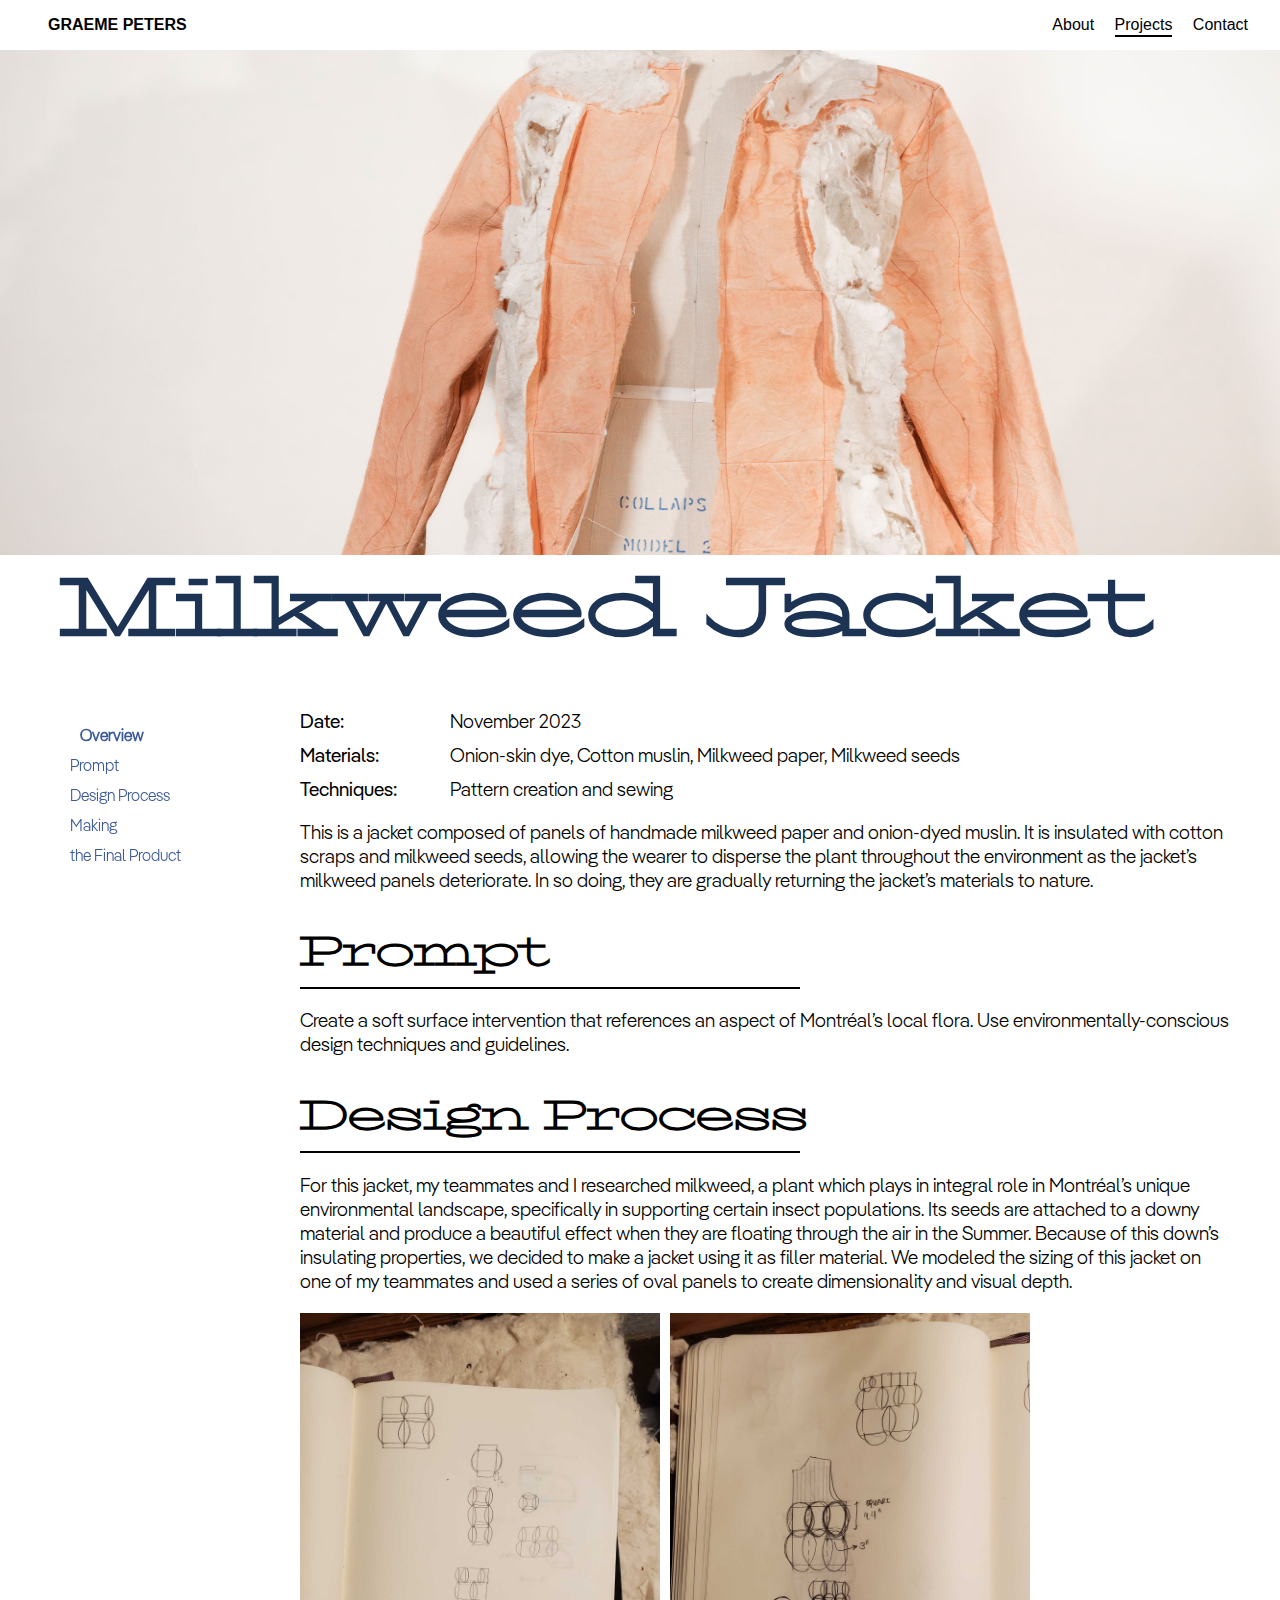
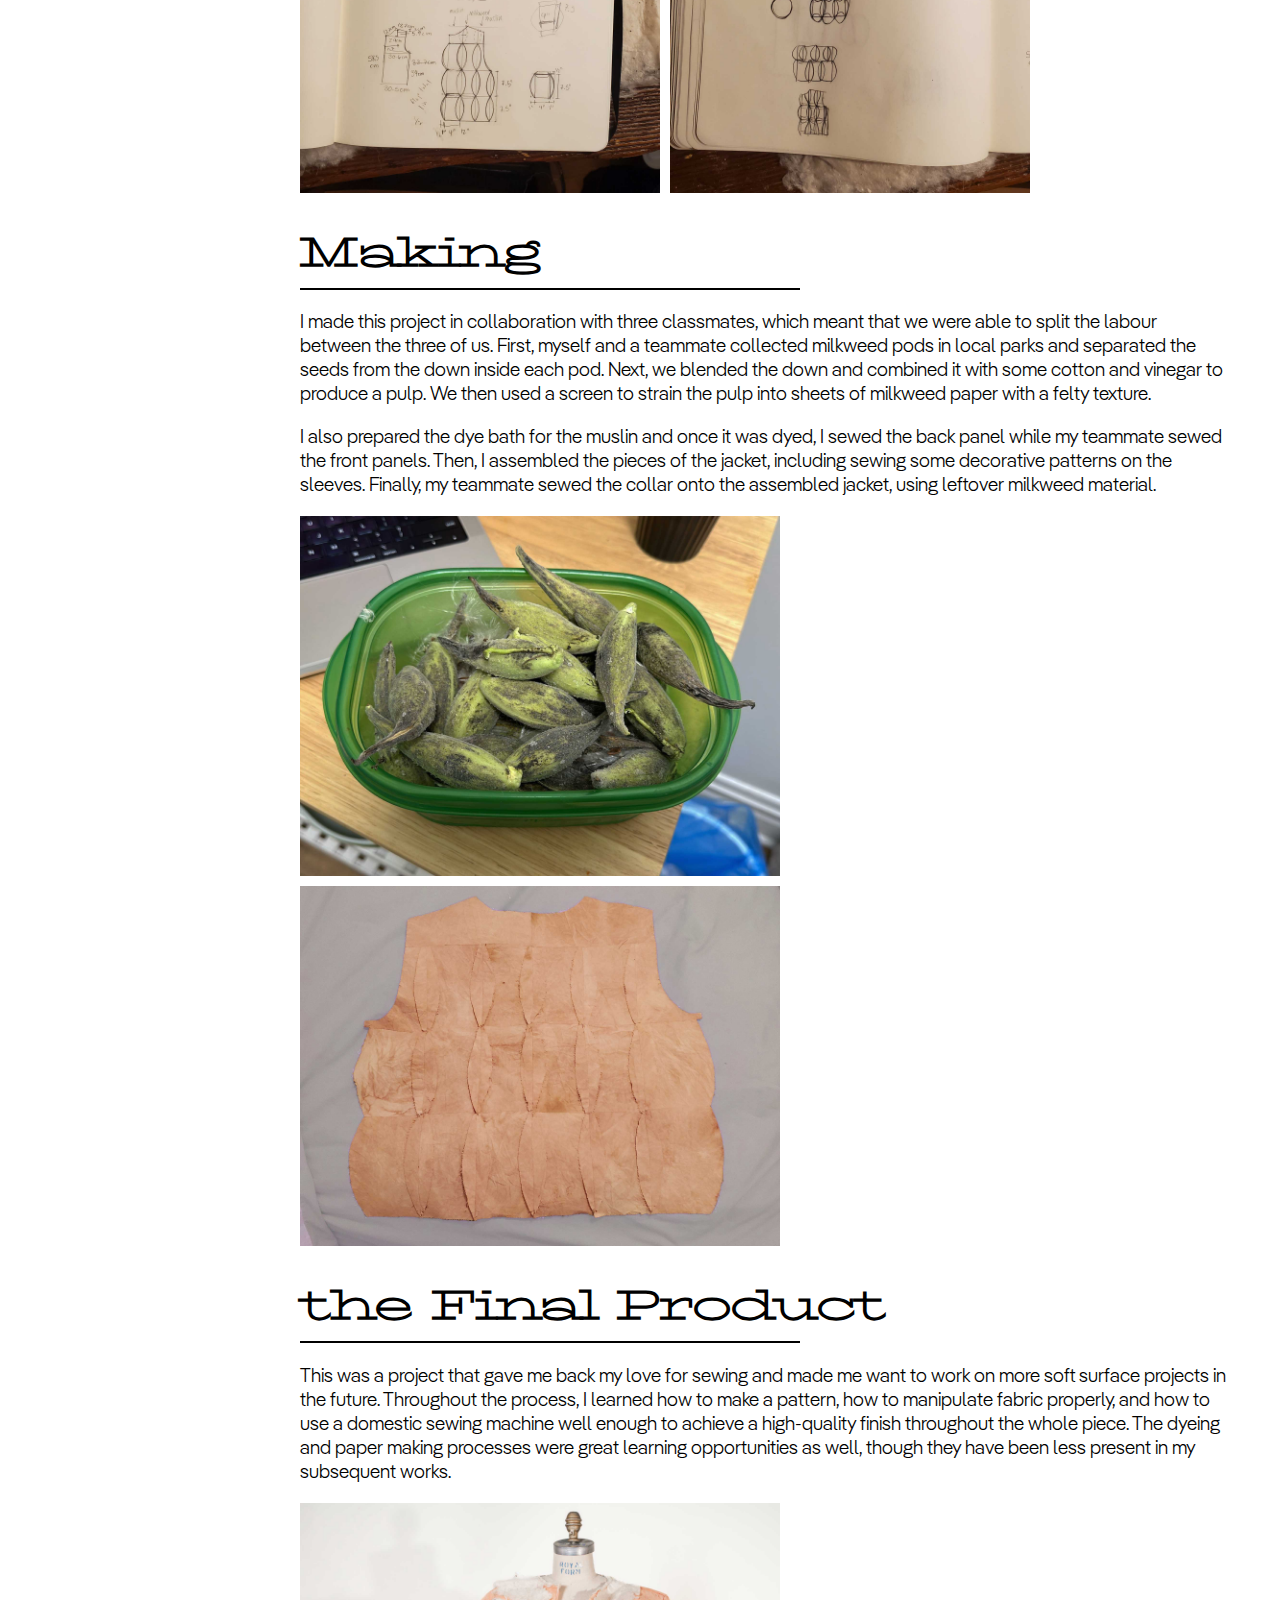
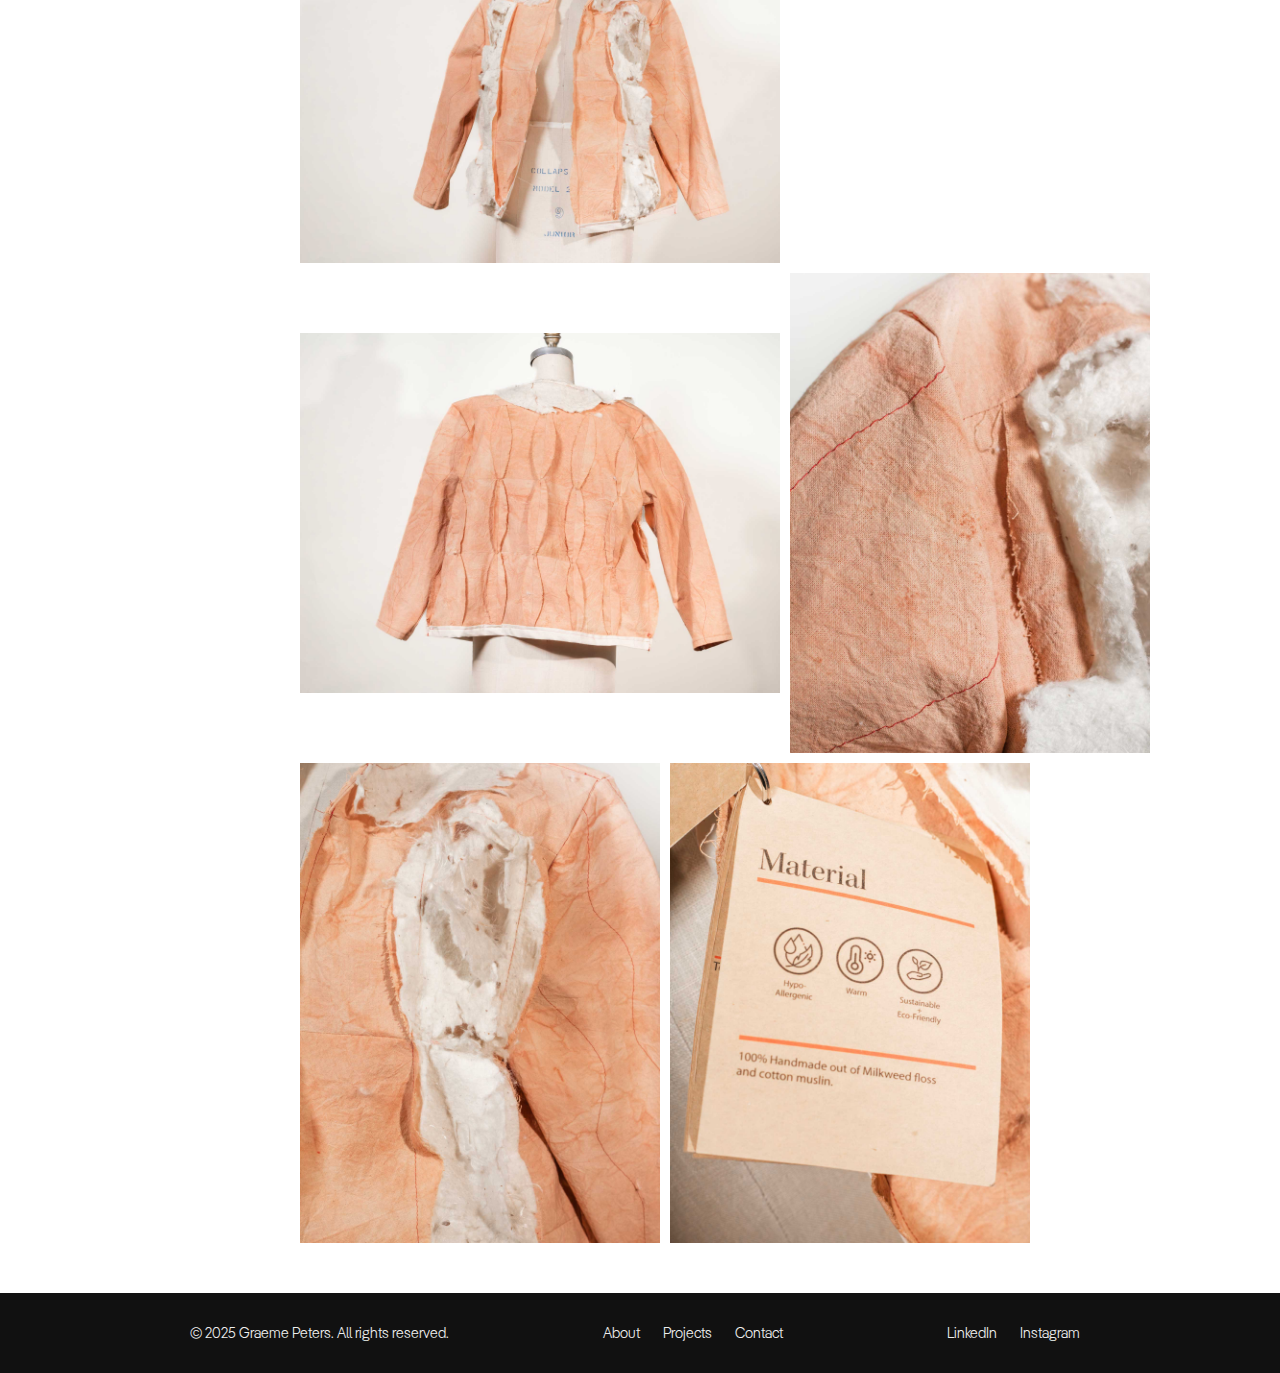
<file: My_Website/projects/milkweedJacket.html>
<!DOCTYPE html>

<html>
<head>
    <title>Graeme Peters | Milkweed Jacket</title>
    <!--Tab Icon-->
    <link rel="icon" href="/Resources/Images/IconBorder.png" type="image/x-icon">
    <meta charset="utf-8" />
    <meta name="viewport" content="width=device-width, initial-scale=1.0">

    <!--My stylesheet-->
    <link rel="stylesheet" href="../portfolio.css">

    <!-- Library script(s) -->
    <script src="../js/libraries/p5.min.js"></script>

    <!--My script-->

</head>
<!-- -->

<body>
    <!--HEADER-->
    <header id="site-header">
        <div class="left">
            <a href="../index.html">GRAEME PETERS</a>
        </div>
        <nav class="right">
            <a href="../about.html">About</a>
            <a href="../projects.html" class="active-page">Projects</a>
            <a href="../contact.html">Contact</a>
        </nav>
    </header>

    <!--HERO PIC-->
    <section class="hero-section">
        <img src="../resources/photos/Milkweed-jacket/HI.jpg" alt="Hero image of portfolio projects" />
    </section>

    <!--TITLE-->
    <section class="page-title">
        <h1>Milkweed Jacket</h1>
    </section>
    <section class="spacing">
    </section>

    <!--CONTAINER FOR LAYOUT-->
    <section class="page-layout">
        <!--INDEX SECTION-->
        <section class="section-index">
        <ul>
            <li data-target="overview">Overview</li>
            <li data-target="prompt">Prompt</li>
            <li data-target="design-process">Design Process</li>
            <li data-target="making">Making</li>
            <li data-target="final">the Final Product</li>
        </ul>
        </section>

        <!--PROJECT-->
        <section class="project-section">
        <!--Overview-->
        <div id="overview">
            <div class="project-info">
                <div class="project-label">Date:</div>
                <div class="project-content">November 2023</div>
            </div>
            <div class="project-info">
                <div class="project-label">Materials:</div>
                <div class="project-content">Onion-skin dye, Cotton muslin, Milkweed paper, Milkweed seeds</div>
            </div>
            <div class="project-info">
                <div class="project-label">Techniques:</div>
                <div class="project-content">Pattern creation and sewing</div>
            </div>
            <div>
                <p>This is a jacket composed of panels of handmade milkweed paper and onion-dyed muslin. It is insulated with cotton scraps and milkweed seeds, allowing the wearer to disperse the plant throughout the environment as the jacket’s milkweed panels deteriorate. In so doing, they are gradually returning the jacket’s materials to nature.
                </p>
            </div>
        </div>
        <!--Prompt-->
        <div id="prompt">
            <h2>Prompt</h2>
            <hr class="section-line" />
                <p>Create a soft surface intervention that references an aspect of Montréal’s local flora. Use environmentally-conscious design techniques and guidelines.
                </p>
        </div>
        <!--Design Process-->
        <div id="design-process">
            <h2>Design Process</h2>
            <hr class="section-line" />
                <p>For this jacket, my teammates and I researched milkweed, a plant which plays in integral role in Montréal’s unique environmental landscape, specifically in supporting certain insect populations. Its seeds are attached to a downy material and produce a beautiful effect when they are floating through the air in the Summer. Because of this down’s insulating properties, we decided to make a jacket using it as filler material. We modeled the sizing of this jacket on one of my teammates and used a series of oval panels to create dimensionality and visual depth.
                </p>
                <div class="image-gallery">
                    <img src="../resources/photos/Milkweed-jacket/DP1.jpg" alt="Making 1" class="image-portrait">
                    <img src="../resources/photos/Milkweed-jacket/DP2.jpg" alt="Making 1" class="image-portrait">
                </div>
        </div>
        <!--making-->
        <div id="making">
            <h2>Making</h2>
            <hr class="section-line" />
            <p>I made this project in collaboration with three classmates, which meant that we were able to split the labour between the three of us. First, myself and a teammate collected milkweed pods in local parks and separated the seeds from the down inside each pod. Next, we blended the down and combined it with some cotton and vinegar to produce a pulp. We then used a screen to strain the pulp into sheets of milkweed paper with a felty texture.</p>
            <p>I also prepared the dye bath for the muslin and once it was dyed, I sewed the back panel while my teammate sewed the front panels. Then, I assembled the pieces of the jacket, including sewing some decorative patterns on the sleeves. Finally, my teammate sewed the collar onto the assembled jacket, using leftover milkweed material.</p>
                <div class="image-gallery">
                    <img src="../resources/photos/Milkweed-jacket/M1.jpg" alt="Making 1" class="image-landscape">
                    <img src="../resources/photos/Milkweed-jacket/M2.jpg" alt="Making 1" class="image-landscape">
                </div>
        </div>
        <!--Final-->
        <div id="final">
            <h2>the Final Product</h2>
            <hr class="section-line" />
                <p>This was a project that gave me back my love for sewing and made me want to work on more soft surface projects in the future. Throughout the process, I learned how to make a pattern, how to manipulate fabric properly, and how to use a domestic sewing machine well enough to achieve a high-quality finish throughout the whole piece. The dyeing and paper making processes were great learning opportunities as well, though they have been less present in my subsequent works.
                </p>
                <div class="image-gallery">
                    <img src="../resources/photos/Milkweed-jacket/F1.jpg" alt="Making 1" class="image-landscape">
                    <img src="../resources/photos/Milkweed-jacket/F4.jpg" alt="Making 1" class="image-landscape">
                    <img src="../resources/photos/Milkweed-jacket/F3.jpg" alt="Making 1" class="image-portrait">
                    <img src="../resources/photos/Milkweed-jacket/F2.jpg" alt="Making 1" class="image-portrait">
                    <img src="../resources/photos/Milkweed-jacket/F5.jpg" alt="Making 1" class="image-portrait">
                </div>
        </div>
        </section>
    </section>

    <section class="spacing">
    </section>
    <footer class="site-footer">
    <div class="footer-content">
        &copy; 2025 Graeme Peters. All rights reserved.
        <nav class="footer-nav">
        <a href="about.html">About</a>
        <a href="projects.html">Projects</a>
        <a href="contact.html">Contact</a>
        </nav>
        <div class="social-icons">
            <a href="https://www.linkedin.com/in/graeme-peters-428250339/" target="_blank">LinkedIn</a>
            <a href="https://www.instagram.com/graeme_rp/" target="_blank">Instagram</a>
        </div>
    </div>
    </footer>

    <!--JAVASCRIPT-->
    <script>
        //HEADER SCROLL
        let lastScroll = 0;
        const header = document.getElementById('site-header');

        window.addEventListener('scroll', () => {
            const currentScroll = window.pageYOffset;
            if (currentScroll > lastScroll) {
            header.style.top = '-100px'; // hides header
            } else {
            header.style.top = '0'; // shows header
            }
            lastScroll = currentScroll;
        });

        //INDEX HIGHLIGHTING
        const targets = document.querySelectorAll('.project-section > div');
        const navItems = document.querySelectorAll('.section-index li');

        const observer = new IntersectionObserver(
            (entries) => {
            entries.forEach((entry) => {
                if (entry.isIntersecting) {
                const currentId = entry.target.id;
                navItems.forEach((item) => {
                    item.classList.remove('active');
                    if (item.dataset.target === currentId) {
                    item.classList.add('active');
                    }
                });
                }
            });
            },
            {
            threshold: 0.3, // Adjust this to fine-tune when the section is considered "active"
            }
        );

        targets.forEach((target) => observer.observe(target));
    </script>

    <!--
    <div class="object">
        <div id="object-holder">
        </div>
    </div>
    -->

</body>
</html>
</file>
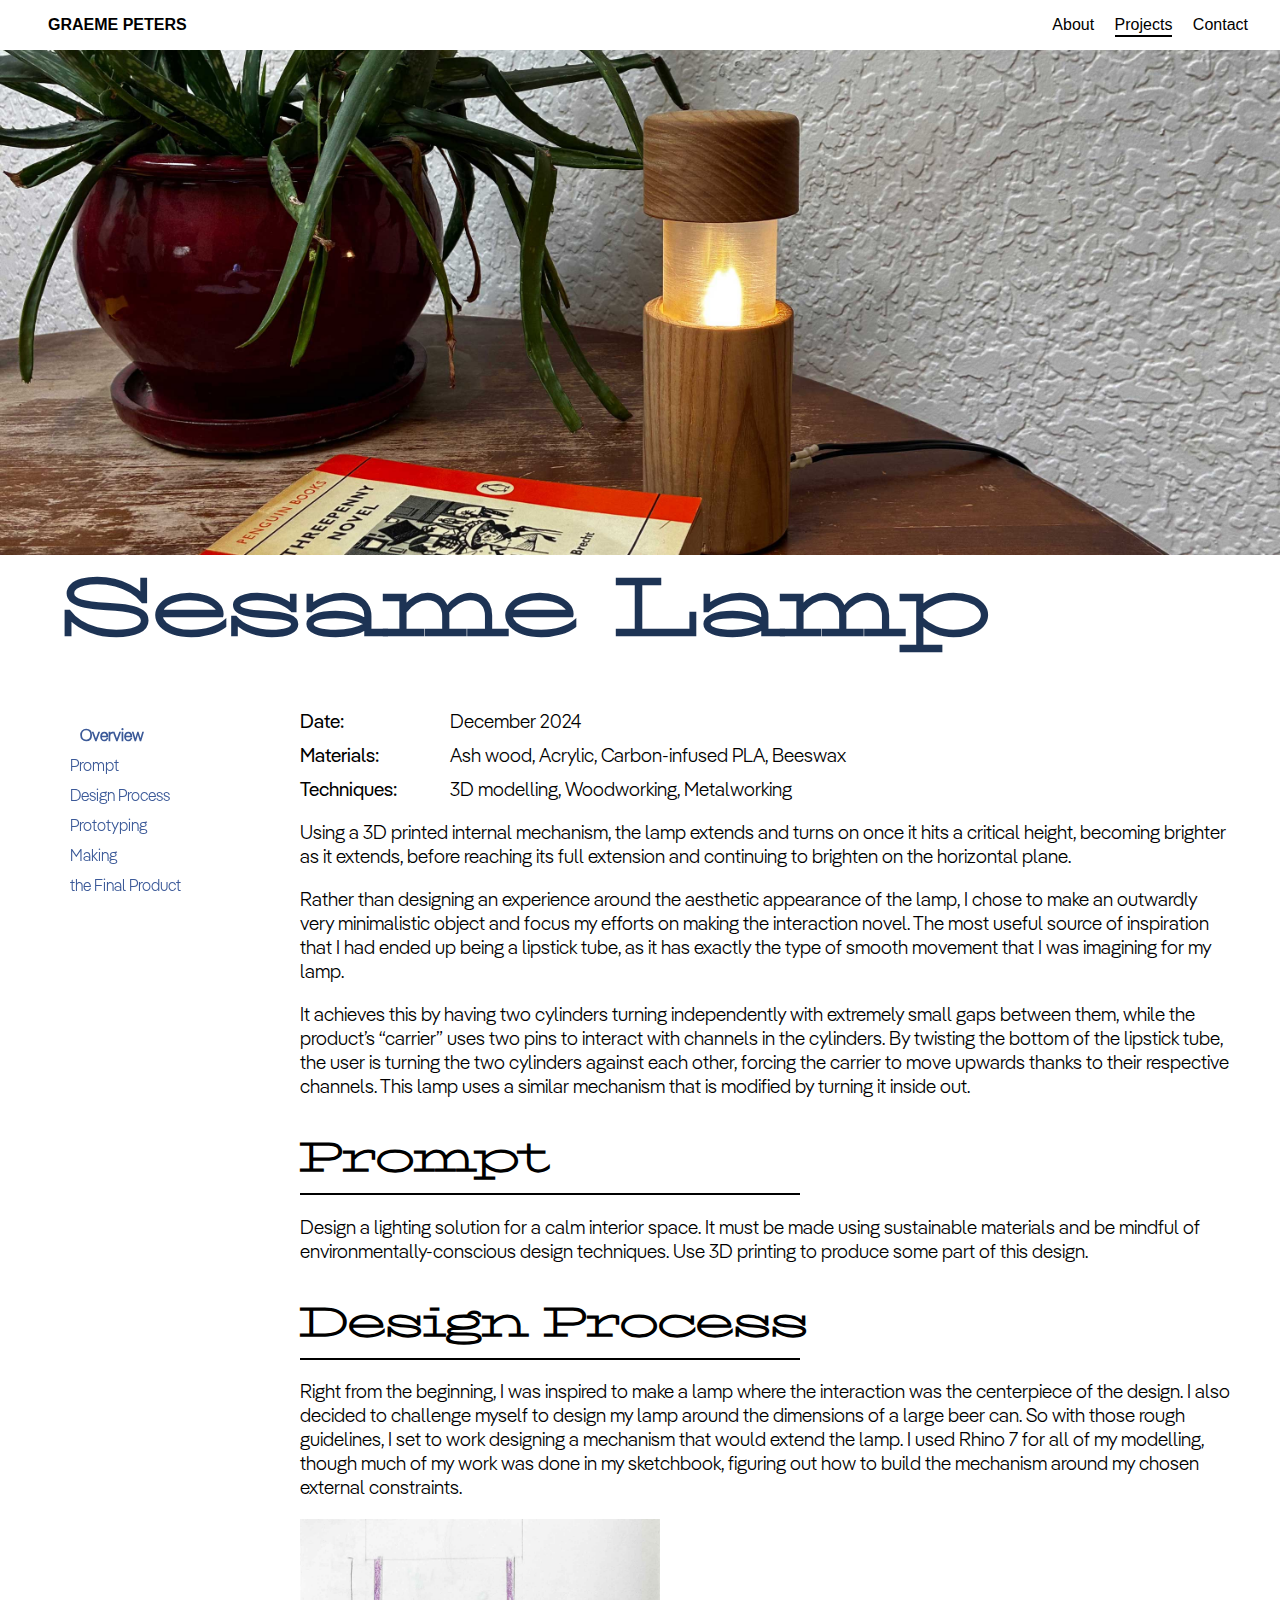
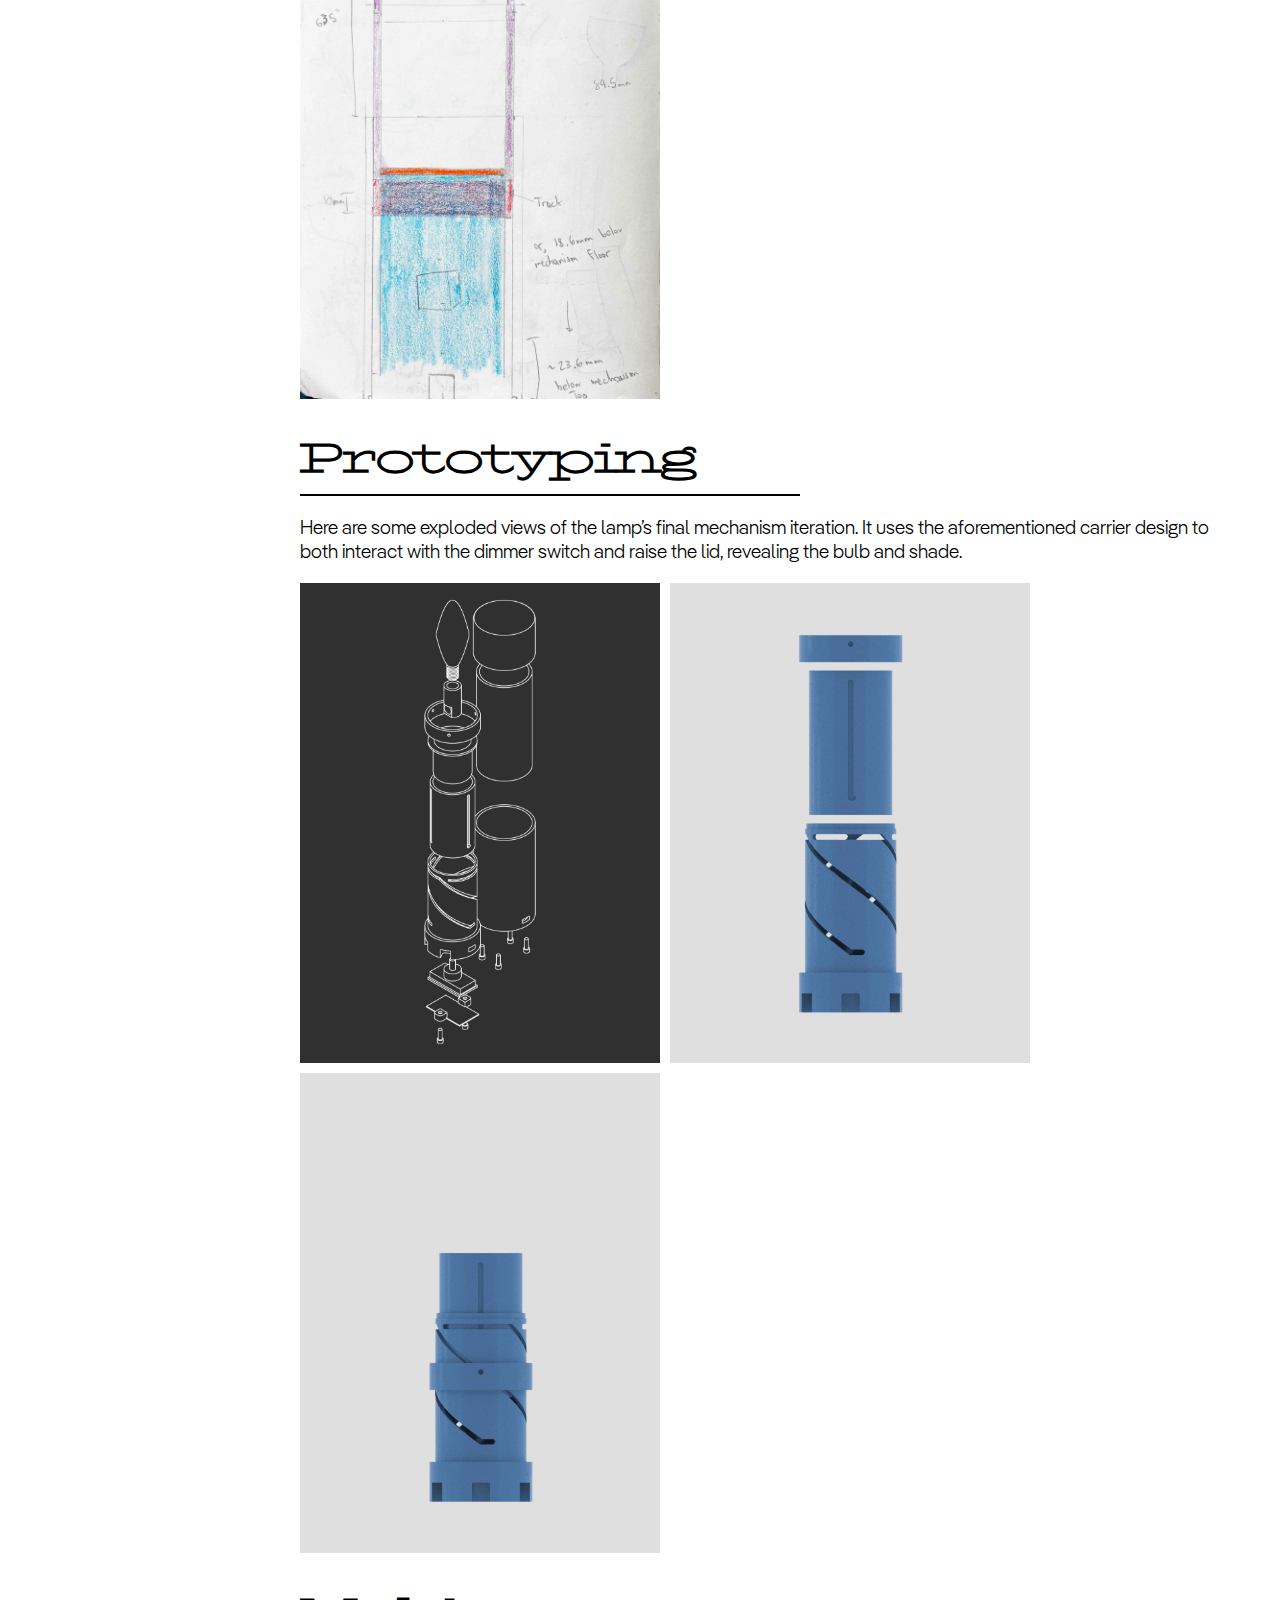
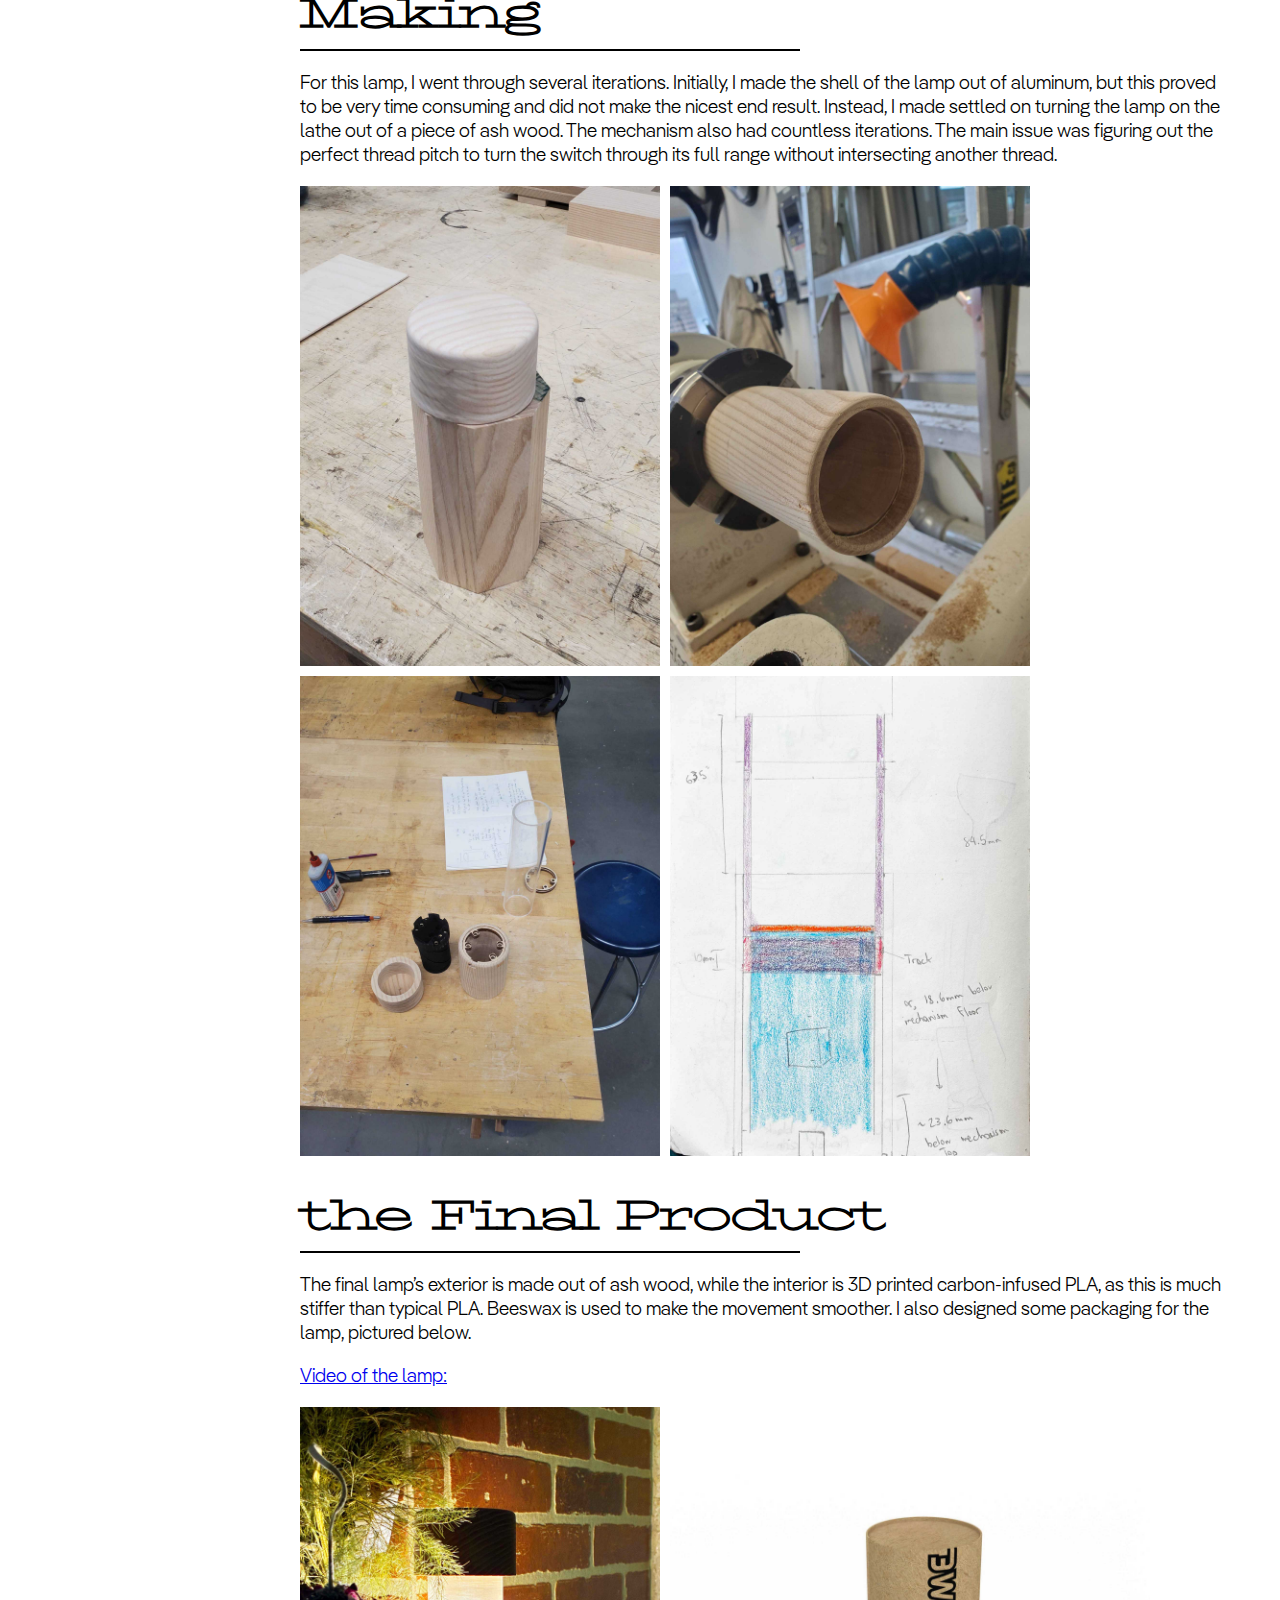
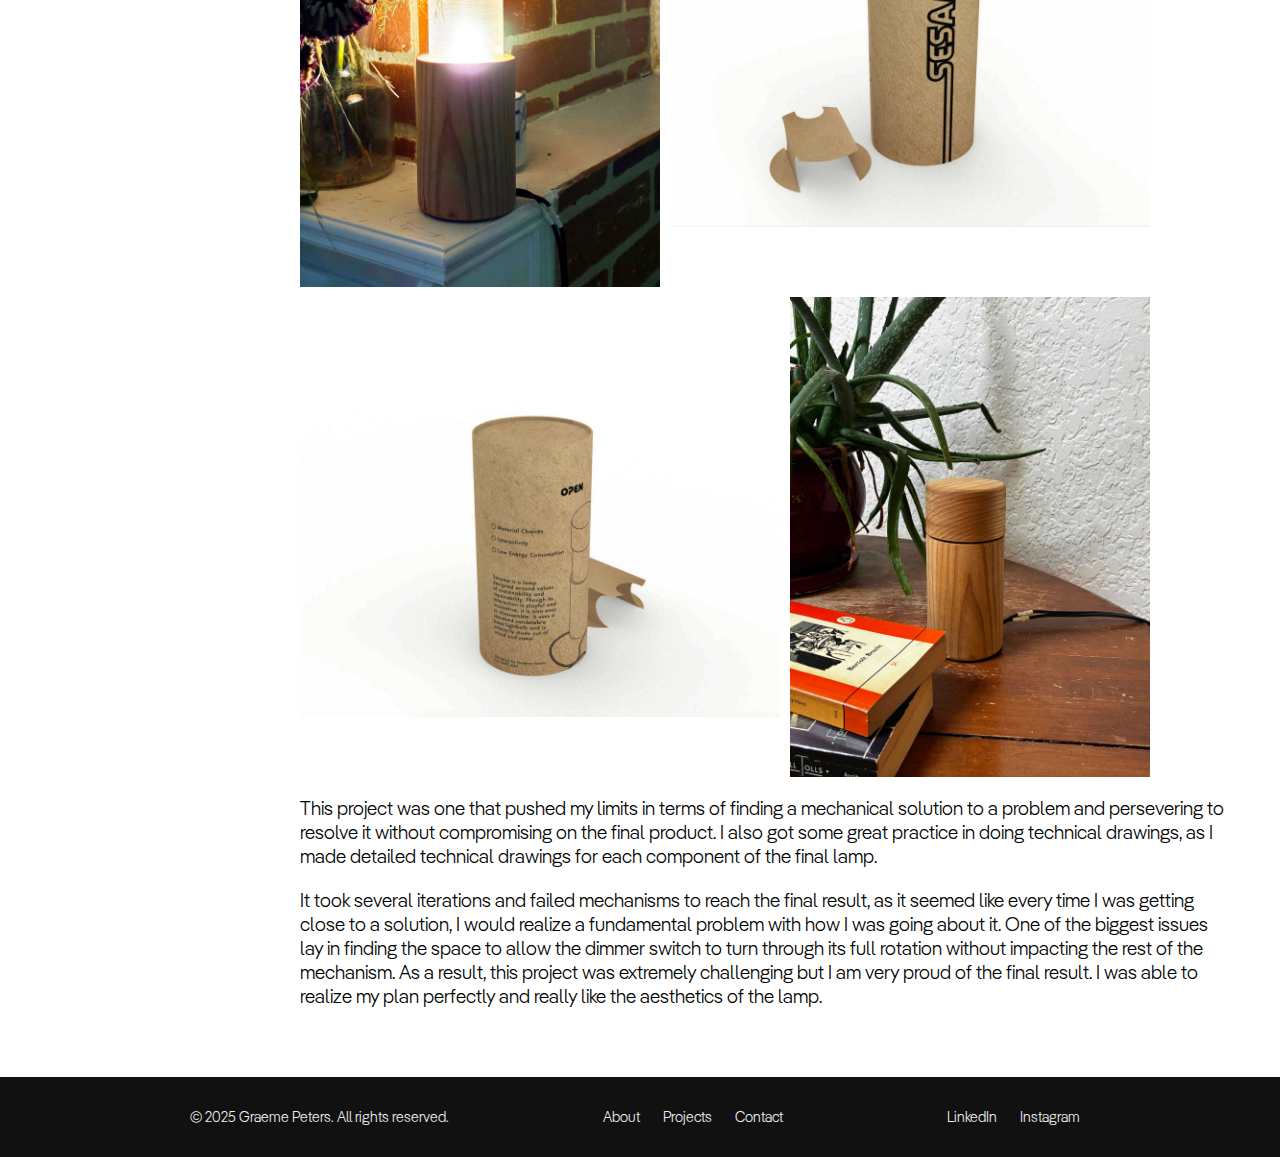
<file: My_Website/projects/sesameLamp.html>
<!DOCTYPE html>

<html>
<head>
    <title>Graeme Peters | Sesame Lamp</title>
    <!--Tab Icon-->
    <link rel="icon" href="/Resources/Images/IconBorder.png" type="image/x-icon">
    <meta charset="utf-8" />
    <meta name="viewport" content="width=device-width, initial-scale=1.0">

    <!--My stylesheet-->
    <link rel="stylesheet" href="../portfolio.css">

    <!-- Library script(s) -->
    <script src="../js/libraries/p5.min.js"></script>

    <!--My script-->

</head>
<!-- -->

<body>
    <!--HEADER-->
    <header id="site-header">
        <div class="left">
            <a href="../index.html">GRAEME PETERS</a>
        </div>
        <nav class="right">
            <a href="../about.html">About</a>
            <a href="../projects.html" class="active-page">Projects</a>
            <a href="../contact.html">Contact</a>
        </nav>
    </header>

    <!--HERO PIC-->
    <section class="hero-section">
        <img src="../resources/photos/Sesame-lamp/HI.jpg" alt="Hero image of portfolio projects" />
    </section>

    <!--TITLE-->
    <section class="page-title">
        <h1>Sesame Lamp</h1>
    </section>
    <section class="spacing">
    </section>

    <!--CONTAINER FOR LAYOUT-->
    <section class="page-layout">
        <!--INDEX SECTION-->
        <section class="section-index">
        <ul>
            <li data-target="overview">Overview</li>
            <li data-target="prompt">Prompt</li>
            <li data-target="design-process">Design Process</li>
            <li data-target="prototyping">Prototyping</li>
            <li data-target="making">Making</li>
            <li data-target="final">the Final Product</li>
        </ul>
        </section>

        <!--PROJECT-->
        <section class="project-section">
        <!--Overview-->
        <div id="overview">
            <div class="project-info">
                <div class="project-label">Date:</div>
                <div class="project-content">December 2024</div>
            </div>
            <div class="project-info">
                <div class="project-label">Materials:</div>
                <div class="project-content">Ash wood, Acrylic, Carbon-infused PLA, Beeswax</div>
            </div>
            <div class="project-info">
                <div class="project-label">Techniques:</div>
                <div class="project-content">3D modelling, Woodworking, Metalworking</div>
            </div>
            <div>
                <p>Using a 3D printed internal mechanism, the lamp extends and turns on once 
                    it hits a critical height, becoming brighter as it extends, before reaching 
                    its full extension and continuing to brighten on the horizontal plane.
                </p>
                <p>Rather than designing an experience around the aesthetic appearance of the 
                    lamp, I chose to make an outwardly very minimalistic object and focus my efforts 
                    on making the interaction novel. The most useful source of inspiration that I 
                    had ended up being a lipstick tube, as it has exactly the type of smooth 
                    movement that I was imagining for my lamp. 
                </p>
                <p>It achieves this by having two cylinders turning independently with extremely small gaps between them, while 
                    the product’s “carrier” uses two pins to interact with channels in the 
                    cylinders. By twisting the bottom of the lipstick tube, the user is turning 
                    the two cylinders against each other, forcing the carrier to move upwards 
                    thanks to their respective channels. This lamp uses a similar mechanism that 
                    is modified by turning it inside out.
                </p>
            </div>
        </div>
        <!--Prompt-->
        <div id="prompt">
            <h2>Prompt</h2>
            <hr class="section-line" />
                <p>Design a lighting solution for a calm interior space. It must be made using 
                sustainable materials and be mindful of environmentally-conscious design 
                techniques. Use 3D printing to produce some part of this design.</p>
        </div>
        <!--design Process-->
        <div id="design-process">
            <h2>Design Process</h2>
            <hr class="section-line" />
            <p>Right from the beginning, I was inspired to make a lamp where the interaction was the centerpiece of the design. I also decided to challenge myself to design my lamp around the dimensions of a large beer can. So with those rough guidelines, I set to work designing a mechanism that would extend the lamp. I used Rhino 7 for all of my modelling, though much of my work was done in my sketchbook, figuring out how to build the mechanism around my chosen external constraints.
            </p>
                <div class="image-gallery">
                    <img src="../resources/photos/Sesame-lamp/DP4.jpg" alt="Render 1" class="image-portrait">
                </div>
        </div>
        <!--Prototyping-->
        <div id="prototyping">
            <h2>Prototyping</h2>
            <hr class="section-line" />
            <p>	Here are some exploded views of the lamp’s final mechanism iteration. It uses the aforementioned carrier design to both interact with the dimmer switch and raise the lid, revealing the bulb and shade.</p>
            <div class="image-gallery">
            <img src="../resources/photos/Sesame-lamp/M1.jpg" alt="closed 1" class="image-portrait">
            <img src="../resources/photos/Sesame-lamp/M2.jpg" alt="closed 1" class="image-portrait">
            <img src="../resources/photos/Sesame-lamp/M3.jpg" alt="closed 1" class="image-portrait">
            </div>
        </div>
        <!--making-->
        <div id="making">
            <h2>Making</h2>
            <hr class="section-line" />
            <p>For this lamp, I went through several iterations. Initially, I made the shell of the lamp out of aluminum, but this proved to be very time consuming and did not make the nicest end result. Instead, I made settled on turning the lamp on the lathe out of a piece of ash wood. The mechanism also had countless iterations. The main issue was figuring out the perfect thread pitch to turn the switch through its full range without intersecting another thread.
            </p>
                <div class="image-gallery">
                    <img src="../resources/photos/Sesame-lamp/DP1.jpg" alt="Making 1" class="image-portrait">
                    <img src="../resources/photos/Sesame-lamp/DP2.jpg" alt="Making 2" class="image-portrait">
                    <img src="../resources/photos/Sesame-lamp/DP3.jpg" alt="Making 3" class="image-portrait">
                    <img src="../resources/photos/Sesame-lamp/DP4.jpg" alt="Render 1" class="image-portrait">
                </div>
        </div>
        <!--Visualise it!-->
        <div id="final">
            <h2>the Final Product</h2>
            <hr class="section-line" />
            <p>The final lamp’s exterior is made out of ash wood, while the interior is 3D printed carbon-infused PLA, as this is much stiffer than typical PLA. Beeswax is used to make the movement smoother. I also designed some packaging for the lamp, pictured below.
            </p>
            <div class="project-info">
                <a href="https://youtu.be/s9chuY-eh88?si=sAjzarfsBT_eKzDl" target="_blank" class="project-content">Video of the lamp:</a>
            </div>
            <div class="image-gallery">
                <img src="../resources/photos/Sesame-lamp/F1.jpg" alt="closed 1" class="image-portrait">
                <img src="../resources/photos/Sesame-lamp/F2.jpg" alt="Lamp 4" class="image-landscape">
                <img src="../resources/photos/Sesame-lamp/F3.jpg" alt="Making 3" class="image-landscape">
                <img src="../resources/photos/Sesame-lamp/F4.jpg" alt="Render 2" class="image-portrait">
            </div>
            <p>This project was one that pushed my limits in terms of finding a mechanical solution to a problem and persevering to resolve it without compromising on the final product. I also got some great practice in doing technical drawings, as I made detailed technical drawings for each component of the final lamp.
            </p>
            <p>It took several iterations and failed mechanisms to reach the final result, as it seemed like every time I was getting close to a solution, I would realize a fundamental problem with how I was going about it. One of the biggest issues lay in finding the space to allow the dimmer switch to turn through its full rotation without impacting the rest of the mechanism. As a result, this project was extremely challenging but I am very proud of the final result. I was able to realize my plan perfectly and really like the aesthetics of the lamp.
            </p>
        </div>
        </section>
    </section>

    <section class="spacing">
    </section>
    <footer class="site-footer">
    <div class="footer-content">
        &copy; 2025 Graeme Peters. All rights reserved.
        <nav class="footer-nav">
        <a href="about.html">About</a>
        <a href="projects.html">Projects</a>
        <a href="contact.html">Contact</a>
        </nav>
        <div class="social-icons">
            <a href="https://www.linkedin.com/in/graeme-peters-428250339/" target="_blank">LinkedIn</a>
            <a href="https://www.instagram.com/graeme_rp/" target="_blank">Instagram</a>
        </div>
    </div>
    </footer>

    <!--JAVASCRIPT-->
    <script>
        //HEADER SCROLL
        let lastScroll = 0;
        const header = document.getElementById('site-header');

        window.addEventListener('scroll', () => {
            const currentScroll = window.pageYOffset;
            if (currentScroll > lastScroll) {
            header.style.top = '-100px'; // hides header
            } else {
            header.style.top = '0'; // shows header
            }
            lastScroll = currentScroll;
        });

        //INDEX HIGHLIGHTING
        const targets = document.querySelectorAll('.project-section > div');
        const navItems = document.querySelectorAll('.section-index li');

        const observer = new IntersectionObserver(
            (entries) => {
            entries.forEach((entry) => {
                if (entry.isIntersecting) {
                const currentId = entry.target.id;
                navItems.forEach((item) => {
                    item.classList.remove('active');
                    if (item.dataset.target === currentId) {
                    item.classList.add('active');
                    }
                });
                }
            });
            },
            {
            threshold: 0.3, // Adjust this to fine-tune when the section is considered "active"
            }
        );

        targets.forEach((target) => observer.observe(target));
    </script>


    <div class="object">
        <div id="object-holder">
        </div>
    </div>

</body>
</html>
</file>
<file: My_Website/portfolio.css>
/**/

/*FONTS*/
  /*PangeaReg*/
  @font-face {
  font-family: 'PangeaReg';
  src: url('resources/fonts/FwTRIAL-Pangea-Regular.otf') format('opentype');
  }
  /*PangeaLight*/
  @font-face {
  font-family: 'PangeaLight';
  src: url('resources/fonts/FwTRIAL-Pangea-Light.otf') format('opentype');
  }
  /*GlobsLight*/
  @font-face {
  font-family: 'GlobsLight';
  src: url('resources/fonts/TTGlobsTrialLight.ttf') format('opentype');
  }

/*BODY STUFF*/
* {
  box-sizing: border-box;
}
html, body {
    font-family: sans-serif;
    width: 100vw;
    min-width: 700px;
    margin: 0px;
    padding: 0px;
}
h1 {
  font-family: 'GlobsLight';
  font-size: 5em;
  color: #1D3354;
  margin:0;
}
h2 {
  font-family: 'GlobsLight';
  font-size: 2.5em;
  margin-bottom: 10px;
}
h3 {
  font-family: 'PangeaLight';
  font-size: 2em;
}
p {
  font-family: 'PangeaLight';
  font-size:1.2em;
}

/*CONTENT*/
.content-text {
  margin: 0 0 0 15px;
}
/*PAGE TITLE*/
.page-title {
  padding-left: 60px;
  width: 100%;
}

/*HEADER*/
#site-header {
  position: fixed;
  left: 0;
  right: 0;
  height: 50px;
  background: white;
  display: flex;
  justify-content: space-between;
  padding: 1rem 2rem;
  transition: top 0.3s ease;
  z-index: 1000;
}
#site-header a {
  text-decoration: none;
  color: black;
  margin-left: 1rem;
  transition: all 0.3s ease;
}
#site-header a.active-page {
  padding-bottom: 2px;
  border-bottom: 2px solid; /* Optional underline effect */
}
.left a {
  font-weight: bold;
}
#site-header :hover {
  color: #3B5998; /* Slight shift on hover for active link */
}

/*LANDING*/
#landing {
  width: 100%;
  height: 800px;
  background-image: url('resources/photos/General/green.jpg');
  background-size: cover;
  background-position: center;
  background-attachment: fixed;
  position: relative;
  display: flex;
  overflow: hidden;
  align-items: flex-end; /* Push content to bottom */    
  justify-content: center;
}
#overlay-img {
  position: absolute;
  bottom: -5px; /* Adjust how far it dips below the section */
  width: 100%;
  height: auto;
}

.hero-section {
  width: 100%;
  height: auto;
  position: relative;
  display: flex;
  overflow: hidden;
  justify-content: center;
}
.hero-section img {
  width: 100%;
  max-height: 650px;
  object-fit: cover;
}

/*SPACING*/
.spacing {
  height: 50px;
}


/*HOME PAGE*/
  /*ABOUT ME*/
  #brief-about {
    display: flex;
    align-items: flex-start;
    background-color: black;
    margin: 0;
    padding: 80px 0px 0px 20px; /*Top Right Bottom Left*/
    box-sizing: border-box;
    position: relative;
    overflow: visible;
    height: auto; /* Make sure nothing sets a fixed height */
  }
  #headshot {
    position: absolute;
    top: 40px;
    left: 20px;
    height: 600px;
    width: auto;
    z-index: 0;
  }
  #about-text {
    position: relative;
    margin-left: 500px;
    color: white;
    max-width: 630px;
    min-width: 450px;
  }
  .more-about-button {
    display: inline-block;
    padding: 10px 20px;
    color: white;
    border: 2px solid white;
    text-decoration: none;
    font-family: 'PangeaLight', sans-serif;
    font-size: 1em;
    margin: 0px 15px;
    transition: all 0.3s ease;
  }
  .more-about-button:hover {
    background-color: white;
    color: black;
    box-shadow: 0 0 8px 2px rgba(255, 255, 255, 0.6);
    border-color: white;
  }

  /*SELECTED WORK*/
  #mid-image {
    width: 100%;
    height: auto;
    font-family: 'GlobsLight';
    font-size: 5em;
    color: #edeef6;
    background: black;
  }
  #mid-image img {
    width:100%;
  }
  #mid-text {
    margin: -120px 0px 0px 50px;
  }
  #selected-work {
    margin: 0px;
    overflow: hidden;
    overflow-x: scroll; /* or scroll if you prefer */
    padding: 40px 20px;
    background: black;
  }
  .gallery-track {
    display: flex;
    align-items: flex-start;
    gap: 25px;
    overflow-x: auto;
    scroll-snap-type: x mandatory;
    padding-bottom: 10px;
    width: 100%;
    min-width: fit-content;
    padding-top: 5px;
  }
  .gallery-card {
    display: flex;
    flex-direction: column;
    width: 300px;
    height: 400px;
    border: 2px solid white;
    color: white;
    padding: 15px;
    box-sizing: border-box;
    text-decoration: none;
    overflow: hidden;
    transition: all 0.3s ease;
    position: relative;
  }
  .gallery-image {
    width: 100%;
    height: 250px;
    overflow: hidden;
  }
  .gallery-image img {
    width: 100%;
    height: 300px;
    object-fit: cover;
    object-position: center;
    display: block;
  }
  .gallery-title {
    font-weight: bold;
    font-size: 1.1em;
    margin: 10px 0 5px;
  }
  .gallery-description {
    font-size: 0.9em;
    color: white;
    overflow: hidden;
    transition: color 0.3s ease, max-height 0.3s ease;
  }
  .gallery-card:hover {
    background-color: white;
    color: black;
    box-shadow: 0 0 8px 2px rgba(255, 255, 255, 0.6);
    border-color: white;
    max-height: 1000px;
  }
  .gallery-card:hover .gallery-description {
    color: #333;
  }
  .more-work-card {
    width: 300px;
    height: 400px;
    background-color: white;
    color: #444;
    border: 2px solid black;
    box-sizing: border-box;
    text-decoration: none;
    text-align: center;
    transition: all 0.3s ease;
  }
  .more-work-card:hover {
    background-color: white;
    color: black;
    box-shadow: 0 0 8px 2px rgba(255, 255, 255, 0.6);
    border-color: white;
  }
  .see-more-image {
    height: 170px;
    background-color: transparent;
  }
  .more-work-card .gallery-description {
    font-size: 0.9em;
    color: #777;
    padding: 0 10px;
  }
  .more-work-card:hover .gallery-description {
    color: #333;
  }

/*PROJECTS PAGE*/
  /* Layout wrapper */
  .page-layout {
    display: flex;
    align-items: flex-start;
  }
  /* Section index list */
  .section-index {
    position: sticky;
    top: 200px;
    padding-left: 70px;
    margin-right: 50px;
    width: 250px; /* updated from 200px */
    flex-shrink: 0; /* prevents shrinking */
    font-family: 'PangeaLight';
  }
  .section-index ul {
    list-style: none;
    padding: 0;
    font-family: 'PangeaLight';
    font-size: 1em;
  }
  .section-index li {
    margin: 10px 0;
    cursor: pointer;
    color: #3B5998;
    transition: color 0.3s ease;
  }
  .section-index li.active {
    font-weight: bold;
    color: #3B5998;
    padding-left: 10px;
  }

  /* Main section */
  .project-section {
    flex-grow: 1;
    min-width: 500px;
    max-width: 970px;
    margin-right: 50px;
  }
  .section-line {
    width: 500px;
    border: none;
    height: 2px;
    background-color: black;
    margin-left: 0;
  }
  .project-gallery {
    display: flex;
    flex-wrap: wrap;
    gap: 5px;
    margin-top: 30px;
    margin-right: 10px;
  }
  .project-gallery a {
    display: block;
  }
  .project-gallery img {
    width: 260px;
    height: auto;
    display: block;
  }

/*ABOUT PAGE
  .about-1 {
    display: flex;
    height: 800px;
    max-width: 100%;
    box-sizing: border-box;
    overflow: hidden;
  }
  #a1 {
    flex: 1;
    display: flex;
    flex-direction: column;
    justify-content: center;
    padding: 40px;
  }
  #a1-img {
    flex: 1;
    overflow: hidden;
  }
  #a1-img img {
    width: 100%;
    height: 100%;
    object-fit: cover;
    display: block;
  }*/
  .page-wrapper {
  display: flex;
  flex-direction: column;
  min-height: 100vh;
  }
  .a1 {
    display: flex;
    position: sticky;
    top: 0;
    height: 90vh;
    width: 100%;
    background-color: #f9f9f9;
  }
  .a1-text {
    flex: 1;
    padding: 60px;
    display: flex;
    flex-direction: column;
    justify-content: center;
  }
  .a1-img-stack {
    flex: 1;
    position: relative;
    overflow: hidden;
  }
  .a1-img {
    position: absolute;
    width: 100%;
    height: 100%;
    object-fit: cover;
    opacity: 0;
    transition: opacity 1s ease;
  }
  .a1-img.active {
    opacity: 1;
  }
  .a1-buffer {
    height: 1000px; /* or 3 × your image switch offset (e.g. 3 × 400px = 1200px) */
    background-color: transparent;
  }

  .a2 {
    height: auto;
    padding: 60px 60px 0px 60px;
    background-color: #fff;
    position: relative;
  }
  .a2-text {
    height: auto;
    width: auto;
    max-width: 950px;
    margin-right: 100px;
  }

  .a3-gallery-scroll {
    overflow-x: auto;
  }
  .a3-scroll-container {
    display: flex;
    gap: 40px;
  }
  .a3-gallery { 
    display: flex; 
    align-items: center; 
    padding: 40px;
    margin: 0px; 
    height: 650px;
    z-index: 1;
    background: white;
  } 
  .description-box { 
    padding: 10px; 
  }
  .image-box { 
    position: relative; 
    display: flex; 
    justify-content: center; 
    align-items: center; 
  } 
  .a3-gallery-image { 
    position: absolute; 
    right: 0; 
    max-height: 400px; 
    width: auto; 
  }

/*INDIVIDUAL PROJECTS PAGE*/
  .project-info {
    display: flex;
    margin-bottom: 10px;
    font-size: 1.2em;
  }
  .project-label {
    font-family: 'PangeaReg';
    flex-shrink: 0;
    width: 150px;
  }
  .project-content {
    font-family: 'PangeaLight';
  }
  .image-gallery {
    display: flex;
    flex-wrap: wrap;
    gap: 10px;
    margin-top: 20px;
  }
  .image-landscape {
    width: 480px;
    height: auto;
    object-fit: contain;
  }
  .image-portrait {
    width: 360px;
    height: auto;
    object-fit: contain;
  }

/*CONTACT*/
.contact-page {
  background-image: url('resources/photos/General/lightning.jpg'); /* Replace with actual path */
  background-size: cover;
  background-position: center;
  background-repeat: no-repeat;
  height: calc(100vh - 80px);
  width: 100vw;
  min-width: 550px;
  min-height: 700px;
}
.contact-title {
  font-family: 'GlobsLight', sans-serif;
  color: #eee;
  font-size: 5em;
  padding: 150px 50px 40px 60px;
}
.contact-text {
  font-family: 'PangeaLight', sans-serif;
  color: #eee;
  font-size: 1.2em;
  max-width: 900px;
  padding: 0px 50px 20px 100px;

}
.contact-info-row {
  display: flex;
  align-items: center;
  gap: 100px;
  padding: 0px 50px 40px 100px;
}
.contact-label {
  font-family: 'PangeaReg', sans-serif;
  font-size: 1.4em;
  color: #999;
}
.contact-detail {
  font-family: 'PangeaLight', sans-serif;
  font-size: 1.2em;
  color: #eee;
}
.contact-links {
  padding: 0px 50px 40px 100px;
  display: flex;
  flex-direction: column;
  gap: 10px;
}
.contact-links a {
  font-family: 'PangeaReg', sans-serif;
  font-size: 1.4em;
  color: #999;
  text-decoration: none;
  width: fit-content;    /* ensures it only wraps the text */
}
.contact-links a:hover {
  color: #eee;
}



/*FOOTER*/
.site-footer {
  height: 80px;
  background-color: #111;
  color: #eee;
  padding: 30px 20px;
  font-family: 'PangeaLight', sans-serif;
  font-size: 0.9em;
  z-index: 3;
}
.footer-content {
  max-width: 900px;
  margin: 0 auto;
  display: flex;
  flex-wrap: wrap;
  justify-content: space-between;
  align-items: center;
  text-align: center;
}
.footer-nav a,
.social-icons a {
  color: #eee;
  margin: 0 10px;
  text-decoration: none;
}
.footer-nav a:hover,
.social-icons a:hover {
  text-decoration: underline;
}




/*P5.JS CANVAS*/
.object{
  margin: 0;
  display: flex;
  /* sketch centered horizontally. */
  justify-content: center;
  align-content: center;
}
.object-holder {
  margin: 0;
  display: flex;
}

/*.about-1 {
  display: flex;
  align-items: flex-start;
  justify-content: flex-start;
  gap: 40px;
  margin-top: 60px;
  padding: 0 40px;
  max-width: 100%;
}
#a1 {
  width: 50%;
  margin-left: 60px;
}
#a1-img {
  width: 50%;
}
#a1-img img {
  width: 400px;
  height: auto;
  object-fit: cover;
  display: block;
}*/
</file>
